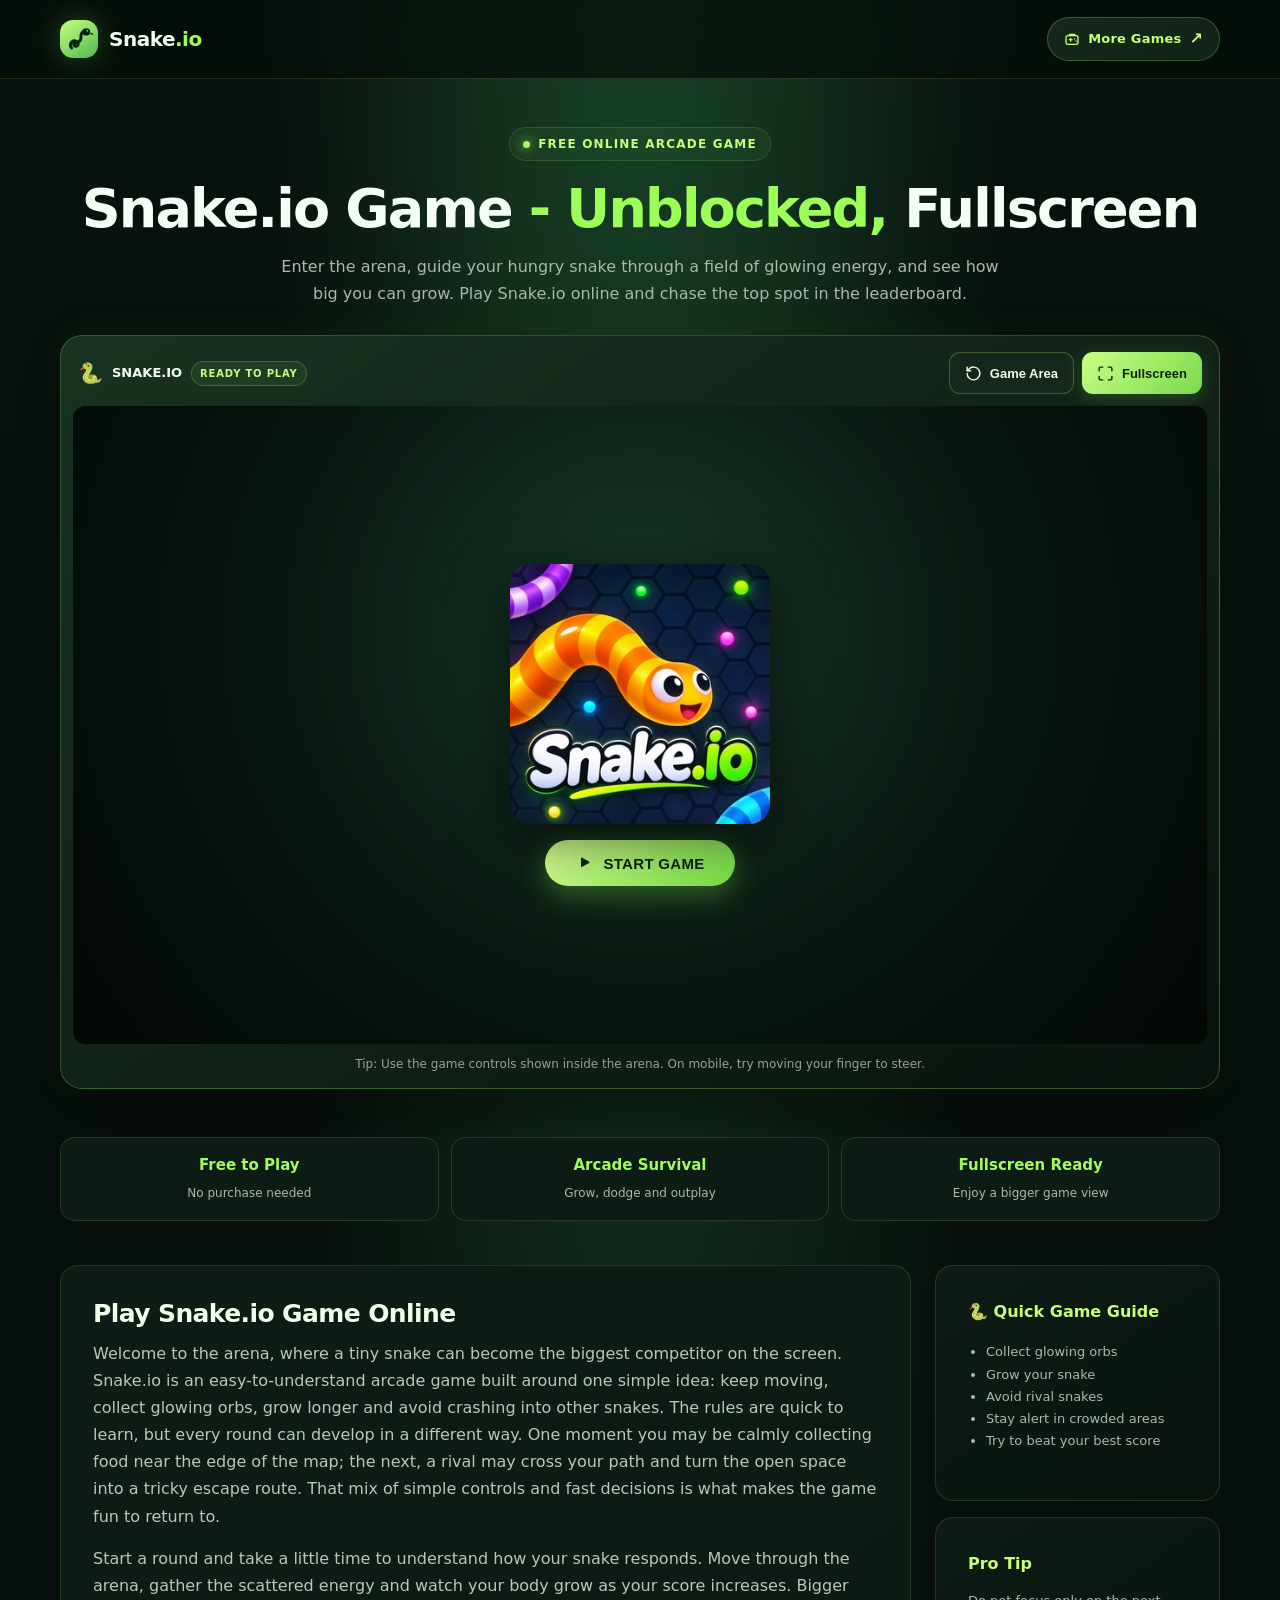
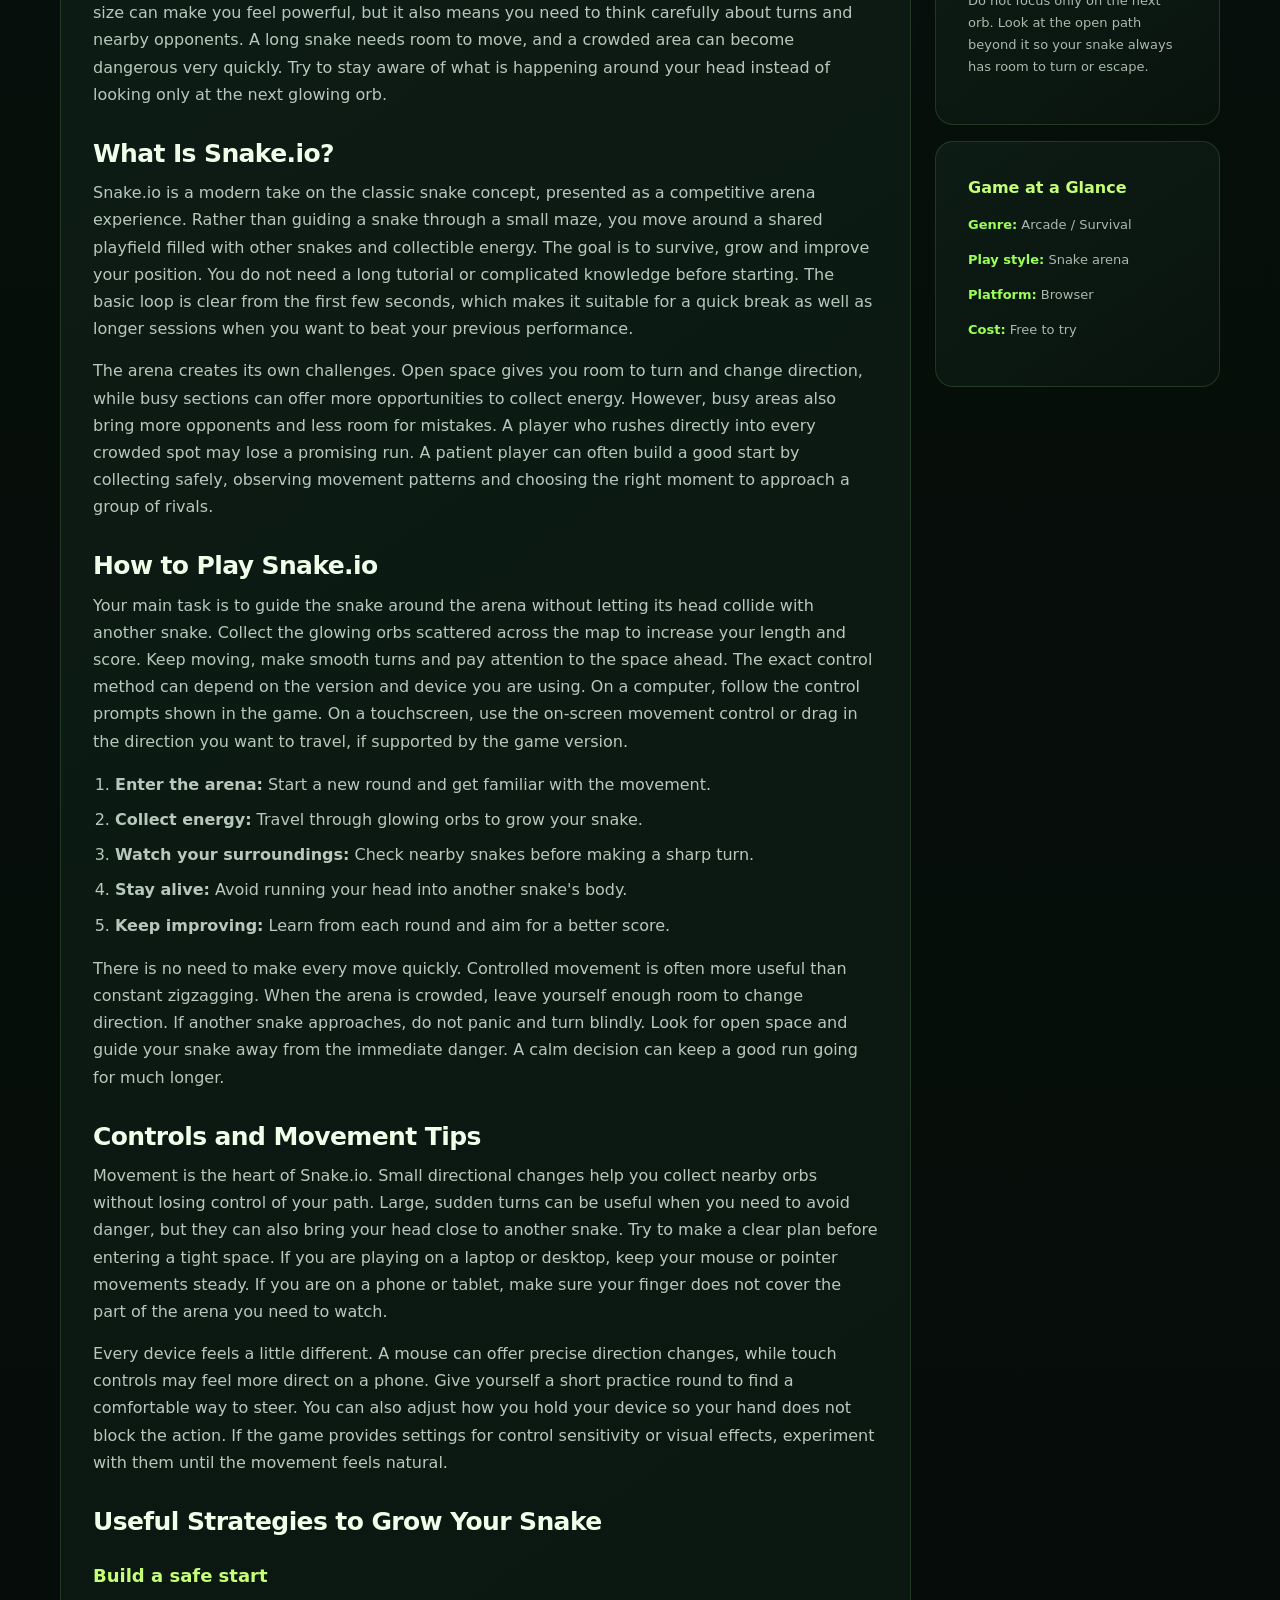
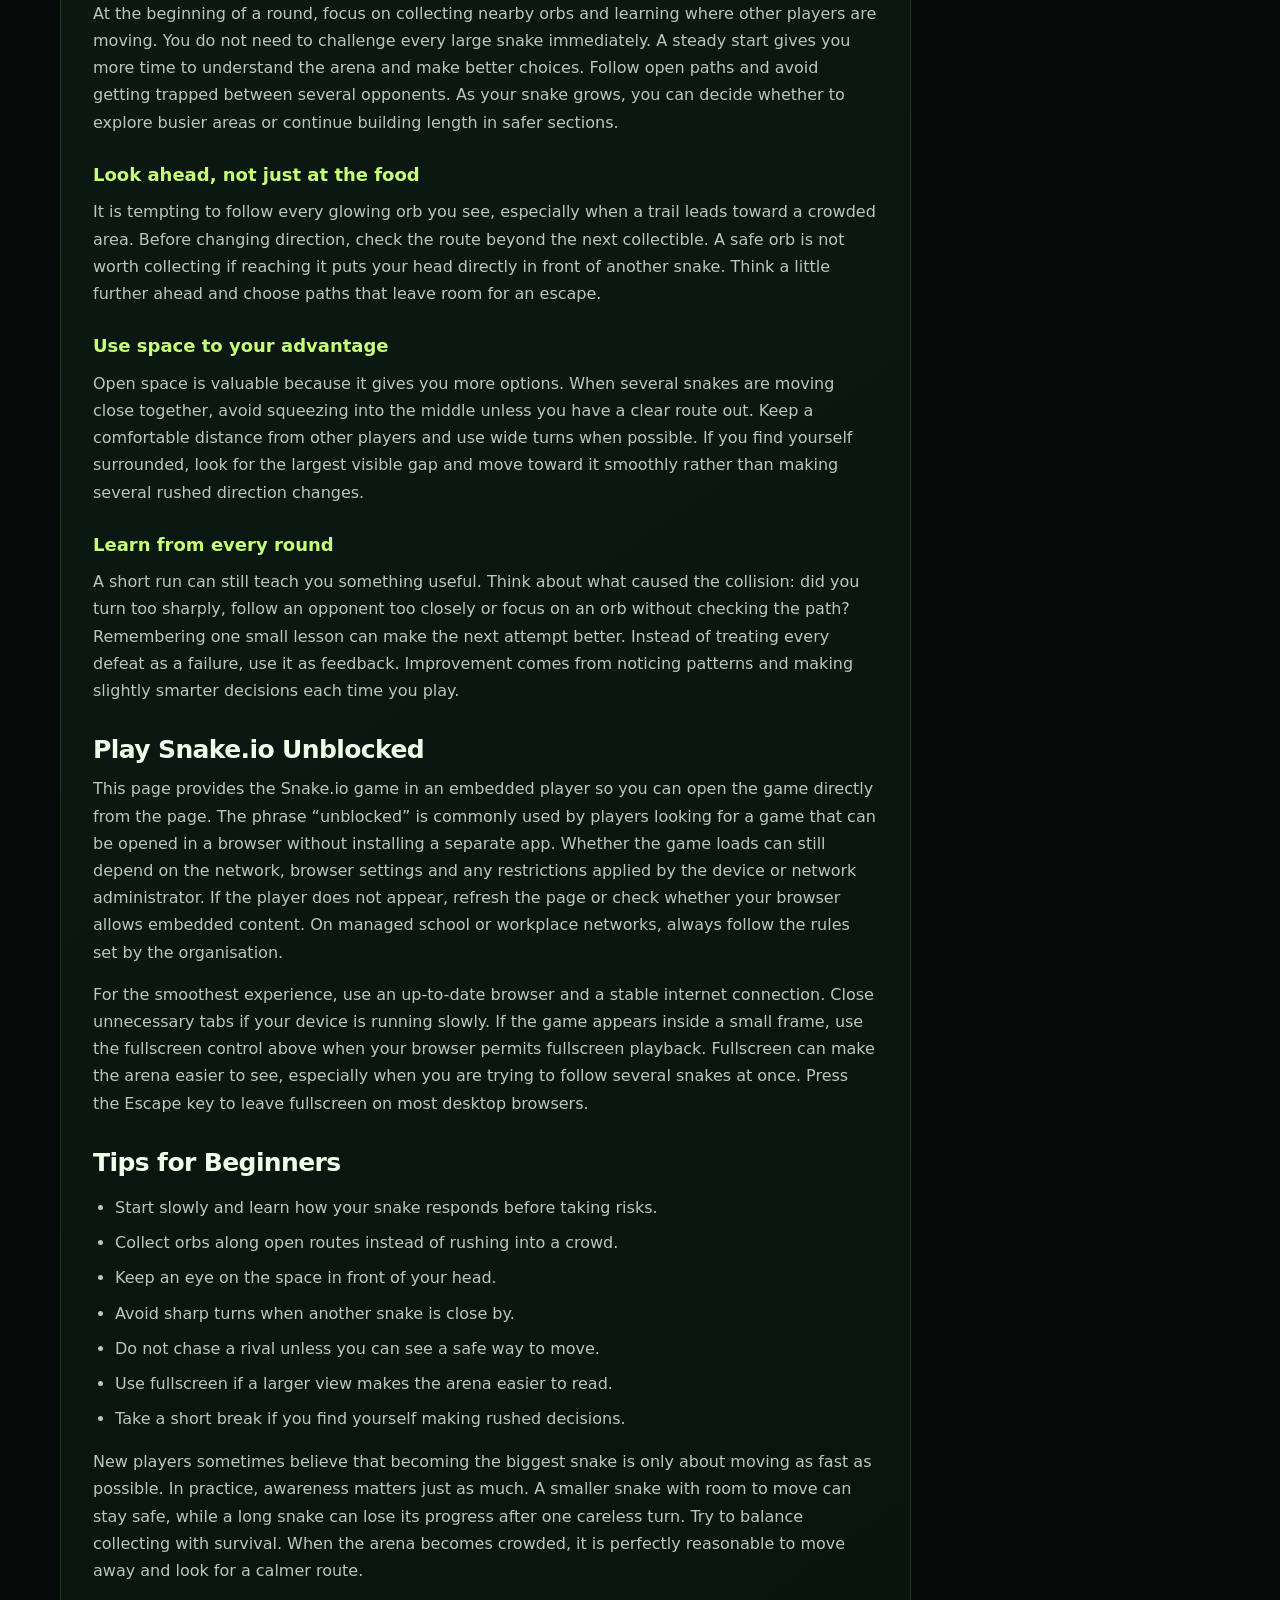
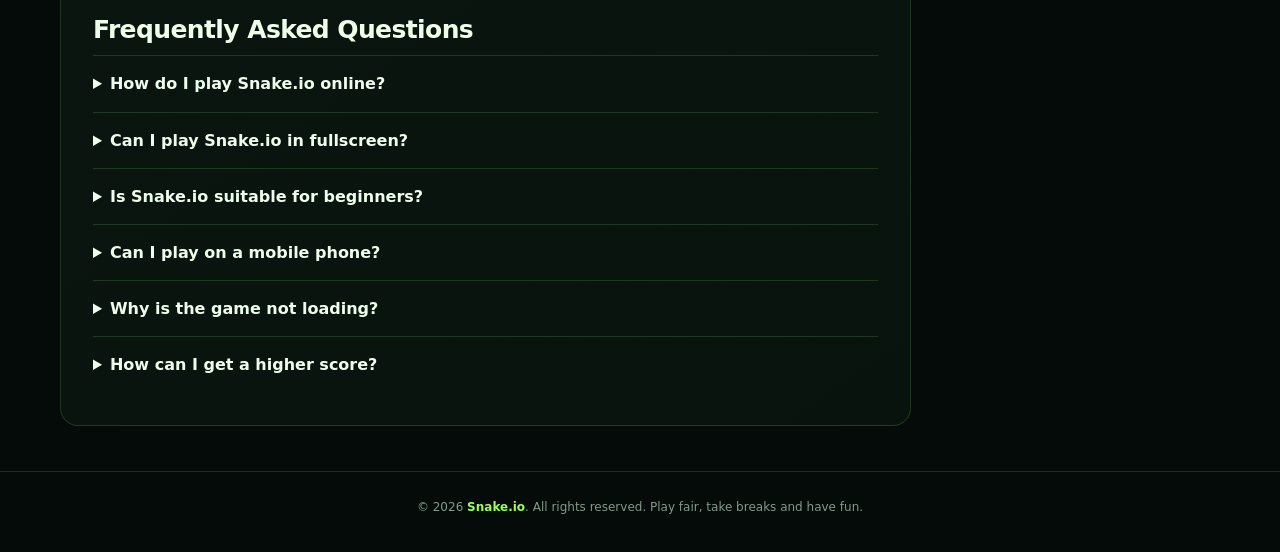
<file: index.html>
<!DOCTYPE html>
<html lang="en">
<head>
<meta charset="UTF-8">
<meta name="viewport" content="width=device-width, initial-scale=1.0">
<title>Snake.io Game - Unblocked, Fullscreen</title>
<meta name="description" content="Play Snake.io Game Unblocked online for free. Control your snake, collect glowing orbs, outsmart rivals, grow longer and enjoy the fullscreen multiplayer arena.">
<meta name="keywords" content="Snake.io game, Snake.io unblocked, play Snake.io online, snake game fullscreen, free snake game">
<meta name="robots" content="index, follow">
<meta property="og:title" content="Snake.io Game - Unblocked, Fullscreen">
<meta property="og:description" content="Grow your snake, collect glowing orbs and compete to become the biggest snake in the arena. Play free in fullscreen.">
<meta property="og:type" content="website">
<style>
:root{--bg:#07110d;--panel:#0d1c15;--panel2:#10251a;--green:#9cff57;--lime:#c5ff75;--muted:#a8b9ad;--line:rgba(173,255,126,.14);--white:#f4fff5}
*{box-sizing:border-box}html{scroll-behavior:smooth}body{margin:0;background:radial-gradient(ellipse at 50% -15%,#1b492b 0,transparent 42%),linear-gradient(180deg,#07110d,#050b08 75%);color:var(--white);font-family:Inter,ui-sans-serif,system-ui,-apple-system,BlinkMacSystemFont,"Segoe UI",sans-serif;line-height:1.7}a{color:var(--lime);text-decoration:none}.wrap{width:min(1160px,calc(100% - 32px));margin:auto}.topbar{padding:17px 0;border-bottom:1px solid var(--line);background:rgba(5,14,9,.72);backdrop-filter:blur(12px)}.topbar-inner{display:flex;align-items:center;justify-content:space-between;gap:16px}.top-nav{display:flex;align-items:center;gap:10px}.more-games{display:inline-flex;align-items:center;justify-content:center;gap:8px;padding:10px 16px;border:1px solid #aaff6940;border-radius:999px;background:linear-gradient(135deg,#14291b,#102319);color:var(--lime);font-size:13px;font-weight:800;letter-spacing:.2px;white-space:nowrap;transition:transform .2s,border-color .2s,background .2s}.more-games:hover{transform:translateY(-2px);border-color:var(--green);background:#1b3822}.more-games svg{width:16px;height:16px;flex:0 0 16px}.more-games .arrow{font-size:16px;line-height:1}.brand{display:flex;align-items:center;gap:11px;font-weight:900;letter-spacing:-.5px;font-size:20px}.brandmark{width:38px;height:38px;flex:0 0 38px;border-radius:13px;background:linear-gradient(145deg,#caff83,#4cba4e);display:grid;place-items:center;color:#09200e;box-shadow:0 0 26px #8dff5740}.brandmark svg{width:27px;height:27px;display:block;overflow:visible}.brand span:last-child{color:var(--green)}.hero{text-align:center;padding:48px 0 28px}.eyebrow{display:inline-flex;align-items:center;gap:8px;border:1px solid var(--line);border-radius:99px;padding:6px 13px;color:var(--lime);font-size:12px;font-weight:800;letter-spacing:1.2px;text-transform:uppercase;background:#9cff570d}.dot{width:7px;height:7px;border-radius:50%;background:var(--green);box-shadow:0 0 12px var(--green)}h1{font-size:clamp(31px,5vw,54px);line-height:1.12;letter-spacing:-1.8px;margin:18px 0 13px}.hero p{max-width:720px;margin:0 auto;color:var(--muted);font-size:16px}.accent{color:var(--green)}.game-shell{margin:28px auto 0;padding:12px;border:1px solid rgba(174,255,126,.23);border-radius:22px;background:linear-gradient(145deg,#183322,#09130d);box-shadow:0 22px 70px #0009,0 0 40px #85ff3712}.game-head{display:flex;align-items:center;justify-content:space-between;gap:12px;padding:4px 5px 12px}.game-label{display:flex;align-items:center;gap:9px;font-size:13px;font-weight:800}.live{font-size:10px;color:#bfff88;border:1px solid #9cff5740;background:#9cff5712;padding:3px 8px;border-radius:99px;letter-spacing:.8px}.game-actions{display:flex;gap:8px;flex-wrap:wrap}.btn{display:inline-flex;align-items:center;justify-content:center;gap:8px;min-height:42px;white-space:nowrap;border:1px solid #aaff6940;background:#14291b;color:#efffea;padding:10px 15px;border-radius:11px;font-weight:800;font-size:13px;line-height:1.2;cursor:pointer;transition:.2s}.btn svg{width:17px;height:17px;flex:0 0 17px;display:block}.btn span{display:inline-block}.btn:hover{transform:translateY(-2px);border-color:var(--green);background:#1b3822}.btn.primary{background:linear-gradient(135deg,#caff83,#79d94d);color:#10200e;border:0;box-shadow:0 5px 20px #9cff5730}.frame-wrap{position:relative;overflow:hidden;border-radius:13px;background:#030805;aspect-ratio:16/9;min-height:350px}.frame-wrap iframe{width:100%;height:100%;min-height:350px;border:0;display:block}.game-note{text-align:center;color:#8fa596;font-size:12px;padding:10px 4px 1px}.quickfacts{display:grid;grid-template-columns:repeat(3,1fr);gap:12px;margin:20px 0 44px}.fact{background:#0c1b13;border:1px solid var(--line);border-radius:15px;padding:15px;text-align:center}.fact strong{display:block;color:var(--green);font-size:15px}.fact span{font-size:12px;color:var(--muted)}.content{display:grid;grid-template-columns:minmax(0,1fr) 285px;gap:24px;align-items:start}.article,.sidebox{background:linear-gradient(145deg,#0d1c15,#09130e);border:1px solid var(--line);border-radius:18px;padding:clamp(20px,3vw,32px)}.article h2{font-size:25px;line-height:1.25;letter-spacing:-.6px;margin:30px 0 10px;color:#efffea}.article h2:first-child{margin-top:0}.article h3{font-size:18px;color:var(--lime);margin:24px 0 8px}.article p{color:#b8c8bc;margin:0 0 15px}.article ul,.article ol{color:#b8c8bc;padding-left:22px}.article li{margin:8px 0}.sidebox{position:sticky;top:18px;margin-bottom:16px}.sidebox h3{margin:0 0 12px;color:var(--lime);font-size:16px}.sidebox p,.sidebox li{font-size:13px;color:var(--muted)}.sidebox ul{padding-left:18px}.tip{border-left:3px solid var(--green);padding:13px 15px;background:#9cff570c;border-radius:0 10px 10px 0;color:#c5d6c8;margin:20px 0}.faq details{border-top:1px solid var(--line);padding:14px 0}.faq summary{cursor:pointer;font-weight:800;color:#edffec}.faq details p{margin:10px 0 0}.footer{border-top:1px solid var(--line);margin-top:45px;padding:25px 0 35px;text-align:center;color:#84988b;font-size:12px}.footer strong{color:var(--green)}
@media(max-width:850px){.content{grid-template-columns:1fr}.sidebox{position:static}.frame-wrap,.frame-wrap iframe{min-height:320px}}
@media(max-width:560px){.wrap{width:min(100% - 20px,1160px)}.topbar{padding:12px 0}.brand{font-size:18px;gap:8px}.brandmark{width:36px;height:36px;flex-basis:36px}.more-games{padding:9px 11px;font-size:12px;gap:5px}.more-games svg{width:14px;height:14px;flex-basis:14px}.hero{padding:35px 0 18px}.hero p{font-size:14px}.game-shell{padding:8px;border-radius:16px;margin-top:20px}.game-head{align-items:flex-start;flex-direction:column}.game-actions{width:100%;display:grid;grid-template-columns:minmax(0,1fr) minmax(0,1fr);gap:8px}.btn{width:100%;min-width:0;flex:initial;padding:10px 8px;font-size:12px;gap:6px}.btn svg{width:16px;height:16px;flex-basis:16px}.frame-wrap{aspect-ratio:4/5;min-height:430px}.frame-wrap iframe{min-height:430px}.quickfacts{gap:7px;margin-bottom:25px}.fact{padding:11px 5px}.fact strong{font-size:12px}.fact span{font-size:10px}.article{padding:19px}.article h2{font-size:22px}}

.frame-wrap{position:relative}
.frame-wrap iframe{display:none}
.frame-wrap.is-playing iframe{display:block}
.game-splash{position:absolute;inset:0;z-index:2;display:flex;flex-direction:column;align-items:center;justify-content:center;gap:16px;padding:24px;text-align:center;background:radial-gradient(circle at 50% 35%,#173b2a 0,#07130d 58%,#030805 100%)}
.game-splash[hidden]{display:none}
.splash-logo{display:block;width:clamp(170px,32vw,260px);height:auto;max-height:calc(100% - 78px);object-fit:contain;border-radius:20px;filter:drop-shadow(0 12px 28px #0009)}
.start-game-btn{display:inline-flex;align-items:center;justify-content:center;gap:10px;min-width:190px;padding:14px 28px;border:0;border-radius:999px;background:linear-gradient(135deg,#d4ff91,#75dc43);color:#10200e;font-size:15px;font-weight:900;letter-spacing:.3px;cursor:pointer;box-shadow:0 8px 28px #8dff5750;transition:transform .2s,box-shadow .2s}
.start-game-btn:hover{transform:translateY(-2px);box-shadow:0 12px 34px #8dff5770}
.start-game-btn:focus-visible{outline:3px solid #fff;outline-offset:4px}
.start-game-btn svg{width:18px;height:18px;flex:0 0 18px}
@media(max-width:560px){.game-splash{gap:13px;padding:18px}.splash-logo{width:min(62vw,230px);max-height:calc(100% - 72px)}.start-game-btn{min-width:174px;padding:12px 22px;font-size:14px}}

</style>

<script async src="https://www.googletagmanager.com/gtm.js?id=GTM-WTN2LJMM"></script>
<script>
  window.dataLayer = window.dataLayer || [];
  function gtag(){dataLayer.push(arguments);}
  gtag('js', new Date());
</script>
<link rel="icon" type="image/png" sizes="64x64" href="[data-uri]">
<link rel="apple-touch-icon" href="[data-uri]">
</head>
<body>
<header class="topbar"><div class="wrap topbar-inner"><div class="brand"><div class="brandmark" aria-hidden="true">
<svg viewBox="0 0 48 48" fill="none" xmlns="http://www.w3.org/2000/svg">
  <!-- Upright snake: one continuous rising body -->
  <path d="M10 39
           C6.5 35.5 7.2 30.2 11.2 27.5
           C14.6 25.2 19.3 26.2 21.1 29.6
           C22.8 32.7 20.8 36.1 17.6 36.2
           C14.8 36.3 13.2 33.7 14.4 31.6
           C16.1 28.7 21.8 29.4 24.6 26.5
           C28.4 22.6 25.4 17.7 27.4 13.5
           C28.4 11.3 30.1 9.8 32.6 9.1"
        stroke="#09200e" stroke-width="5.3" stroke-linecap="round" stroke-linejoin="round"/>
  <!-- Raised upright head, joined directly to the neck -->
  <path d="M29.2 8.8
           C29.2 6.2 31.3 4.3 34 4.3
           H38.1
           C40.8 4.3 42.8 6.4 42.8 9
           V12.1
           C42.8 14.7 40.7 16.7 38.1 16.7
           H33.8
           C31.2 16.7 29.2 14.6 29.2 12V8.8Z"
        fill="#09200e"/>
  <!-- Eye and forked tongue -->
  <circle cx="38.1" cy="8.4" r="1.35" fill="#caff83"/>
  <path d="M42.4 12.7L46.1 14.1M46.1 14.1L47.3 12.8M46.1 14.1L47.1 15.6"
        stroke="#09200e" stroke-width="1.65" stroke-linecap="round" stroke-linejoin="round"/>
</svg></div><div>Snake<span>.io</span></div></div><nav class="top-nav" aria-label="More games"><a class="more-games" href="https://tweeeks.com/games" target="_blank" rel="noopener noreferrer"><svg viewBox="0 0 24 24" fill="none" stroke="currentColor" stroke-width="2" stroke-linecap="round" stroke-linejoin="round" aria-hidden="true"><rect x="3" y="7" width="18" height="13" rx="3"/><path d="M8 7V5h8v2M8 13h4M10 11v4M16 12h.01M18 15h.01"/></svg><span>More Games</span><span class="arrow" aria-hidden="true">↗</span></a></nav></div></header>
<main class="wrap">
<section class="hero">
<div class="eyebrow"><span class="dot"></span> Free online arcade game</div>
<h1>Snake.io Game <span class="accent">- Unblocked,</span> Fullscreen</h1>
<p>Enter the arena, guide your hungry snake through a field of glowing energy, and see how big you can grow. Play Snake.io online and chase the top spot in the leaderboard.</p>
<div class="game-shell" id="game">
 <div class="game-head"><div class="game-label"><span style="font-size:20px">🐍</span> SNAKE.IO <span class="live">READY TO PLAY</span></div><div class="game-actions"><button class="btn" onclick="document.getElementById('game').scrollIntoView({behavior:'smooth'})"><svg viewBox="0 0 24 24" fill="none" stroke="currentColor" stroke-width="2" stroke-linecap="round" stroke-linejoin="round" aria-hidden="true"><path d="M3 12a9 9 0 1 0 2.6-6.4L3 8"/><path d="M3 3v5h5"/></svg><span>Game Area</span></button><button class="btn primary" id="fullscreenBtn" onclick="goFullscreen()"><svg viewBox="0 0 24 24" fill="none" stroke="currentColor" stroke-width="2" stroke-linecap="round" stroke-linejoin="round" aria-hidden="true"><path d="M8 3H5a2 2 0 0 0-2 2v3M16 3h3a2 2 0 0 1 2 2v3M21 16v3a2 2 0 0 1-2 2h-3M3 16v3a2 2 0 0 0 2 2h3"/></svg><span>Fullscreen</span></button></div></div>
 <div class="frame-wrap" id="frameWrap">
  <div class="game-splash" id="gameSplash">
    <img class="splash-logo" src="[data-uri]" alt="Snake.io game character logo" width="300" height="300">
    <button class="start-game-btn" id="startGameBtn" type="button" onclick="startGame()">
      <svg viewBox="0 0 24 24" fill="currentColor" aria-hidden="true"><path d="M8 5.8c0-.8.9-1.3 1.6-.9l9.1 5.2c.7.4.7 1.4 0 1.8l-9.1 5.2c-.7.4-1.6-.1-1.6-.9V5.8Z"/></svg>
      <span>START GAME</span>
    </button>
  </div>
  <iframe id="gameFrame" data-src="https://snakeio-unblocked.github.io/embed/snakeio.html" title="Snake.io Game" allow="fullscreen; autoplay; gamepad" allowfullscreen loading="lazy" referrerpolicy="strict-origin-when-cross-origin"></iframe>
</div>
 <div class="game-note">Tip: Use the game controls shown inside the arena. On mobile, try moving your finger to steer.</div>
</div>
</section>
<div class="quickfacts"><div class="fact"><strong>Free to Play</strong><span>No purchase needed</span></div><div class="fact"><strong>Arcade Survival</strong><span>Grow, dodge and outplay</span></div><div class="fact"><strong>Fullscreen Ready</strong><span>Enjoy a bigger game view</span></div></div>
<div class="content">
<article class="article">
<h2>Play Snake.io Game Online</h2>
<p>Welcome to the arena, where a tiny snake can become the biggest competitor on the screen. Snake.io is an easy-to-understand arcade game built around one simple idea: keep moving, collect glowing orbs, grow longer and avoid crashing into other snakes. The rules are quick to learn, but every round can develop in a different way. One moment you may be calmly collecting food near the edge of the map; the next, a rival may cross your path and turn the open space into a tricky escape route. That mix of simple controls and fast decisions is what makes the game fun to return to.</p>
<p>Start a round and take a little time to understand how your snake responds. Move through the arena, gather the scattered energy and watch your body grow as your score increases. Bigger size can make you feel powerful, but it also means you need to think carefully about turns and nearby opponents. A long snake needs room to move, and a crowded area can become dangerous very quickly. Try to stay aware of what is happening around your head instead of looking only at the next glowing orb.</p>
<h2>What Is Snake.io?</h2>
<p>Snake.io is a modern take on the classic snake concept, presented as a competitive arena experience. Rather than guiding a snake through a small maze, you move around a shared playfield filled with other snakes and collectible energy. The goal is to survive, grow and improve your position. You do not need a long tutorial or complicated knowledge before starting. The basic loop is clear from the first few seconds, which makes it suitable for a quick break as well as longer sessions when you want to beat your previous performance.</p>
<p>The arena creates its own challenges. Open space gives you room to turn and change direction, while busy sections can offer more opportunities to collect energy. However, busy areas also bring more opponents and less room for mistakes. A player who rushes directly into every crowded spot may lose a promising run. A patient player can often build a good start by collecting safely, observing movement patterns and choosing the right moment to approach a group of rivals.</p>
<h2>How to Play Snake.io</h2>
<p>Your main task is to guide the snake around the arena without letting its head collide with another snake. Collect the glowing orbs scattered across the map to increase your length and score. Keep moving, make smooth turns and pay attention to the space ahead. The exact control method can depend on the version and device you are using. On a computer, follow the control prompts shown in the game. On a touchscreen, use the on-screen movement control or drag in the direction you want to travel, if supported by the game version.</p>
<ol><li><strong>Enter the arena:</strong> Start a new round and get familiar with the movement.</li><li><strong>Collect energy:</strong> Travel through glowing orbs to grow your snake.</li><li><strong>Watch your surroundings:</strong> Check nearby snakes before making a sharp turn.</li><li><strong>Stay alive:</strong> Avoid running your head into another snake's body.</li><li><strong>Keep improving:</strong> Learn from each round and aim for a better score.</li></ol>
<p>There is no need to make every move quickly. Controlled movement is often more useful than constant zigzagging. When the arena is crowded, leave yourself enough room to change direction. If another snake approaches, do not panic and turn blindly. Look for open space and guide your snake away from the immediate danger. A calm decision can keep a good run going for much longer.</p>
<h2>Controls and Movement Tips</h2>
<p>Movement is the heart of Snake.io. Small directional changes help you collect nearby orbs without losing control of your path. Large, sudden turns can be useful when you need to avoid danger, but they can also bring your head close to another snake. Try to make a clear plan before entering a tight space. If you are playing on a laptop or desktop, keep your mouse or pointer movements steady. If you are on a phone or tablet, make sure your finger does not cover the part of the arena you need to watch.</p>
<p>Every device feels a little different. A mouse can offer precise direction changes, while touch controls may feel more direct on a phone. Give yourself a short practice round to find a comfortable way to steer. You can also adjust how you hold your device so your hand does not block the action. If the game provides settings for control sensitivity or visual effects, experiment with them until the movement feels natural.</p>
<h2>Useful Strategies to Grow Your Snake</h2>
<h3>Build a safe start</h3>
<p>At the beginning of a round, focus on collecting nearby orbs and learning where other players are moving. You do not need to challenge every large snake immediately. A steady start gives you more time to understand the arena and make better choices. Follow open paths and avoid getting trapped between several opponents. As your snake grows, you can decide whether to explore busier areas or continue building length in safer sections.</p>
<h3>Look ahead, not just at the food</h3>
<p>It is tempting to follow every glowing orb you see, especially when a trail leads toward a crowded area. Before changing direction, check the route beyond the next collectible. A safe orb is not worth collecting if reaching it puts your head directly in front of another snake. Think a little further ahead and choose paths that leave room for an escape.</p>
<h3>Use space to your advantage</h3>
<p>Open space is valuable because it gives you more options. When several snakes are moving close together, avoid squeezing into the middle unless you have a clear route out. Keep a comfortable distance from other players and use wide turns when possible. If you find yourself surrounded, look for the largest visible gap and move toward it smoothly rather than making several rushed direction changes.</p>
<h3>Learn from every round</h3>
<p>A short run can still teach you something useful. Think about what caused the collision: did you turn too sharply, follow an opponent too closely or focus on an orb without checking the path? Remembering one small lesson can make the next attempt better. Instead of treating every defeat as a failure, use it as feedback. Improvement comes from noticing patterns and making slightly smarter decisions each time you play.</p>
<h2>Play Snake.io Unblocked</h2>
<p>This page provides the Snake.io game in an embedded player so you can open the game directly from the page. The phrase “unblocked” is commonly used by players looking for a game that can be opened in a browser without installing a separate app. Whether the game loads can still depend on the network, browser settings and any restrictions applied by the device or network administrator. If the player does not appear, refresh the page or check whether your browser allows embedded content. On managed school or workplace networks, always follow the rules set by the organisation.</p>
<p>For the smoothest experience, use an up-to-date browser and a stable internet connection. Close unnecessary tabs if your device is running slowly. If the game appears inside a small frame, use the fullscreen control above when your browser permits fullscreen playback. Fullscreen can make the arena easier to see, especially when you are trying to follow several snakes at once. Press the Escape key to leave fullscreen on most desktop browsers.</p>
<h2>Tips for Beginners</h2>
<ul><li>Start slowly and learn how your snake responds before taking risks.</li><li>Collect orbs along open routes instead of rushing into a crowd.</li><li>Keep an eye on the space in front of your head.</li><li>Avoid sharp turns when another snake is close by.</li><li>Do not chase a rival unless you can see a safe way to move.</li><li>Use fullscreen if a larger view makes the arena easier to read.</li><li>Take a short break if you find yourself making rushed decisions.</li></ul>
<p>New players sometimes believe that becoming the biggest snake is only about moving as fast as possible. In practice, awareness matters just as much. A smaller snake with room to move can stay safe, while a long snake can lose its progress after one careless turn. Try to balance collecting with survival. When the arena becomes crowded, it is perfectly reasonable to move away and look for a calmer route.</p>
<h2>Frequently Asked Questions</h2>
<div class="faq">
<details><summary>How do I play Snake.io online?</summary><p>Press start inside the game frame, then guide your snake around the arena. Collect glowing orbs to grow and avoid colliding with other snakes.</p></details>
<details><summary>Can I play Snake.io in fullscreen?</summary><p>Yes. Use the Fullscreen button above the game. Fullscreen support depends on your browser and device, and you can usually press Escape to exit on desktop.</p></details>
<details><summary>Is Snake.io suitable for beginners?</summary><p>The basic objective is simple to understand, making it approachable for new players. Staying alive for longer takes practice, observation and careful movement.</p></details>
<details><summary>Can I play on a mobile phone?</summary><p>You can try the embedded game on a mobile browser. Touch support and layout depend on the game version and your device. Rotate to landscape if that gives you a more comfortable view.</p></details>
<details><summary>Why is the game not loading?</summary><p>Check your internet connection, refresh the page and make sure your browser allows embedded content. The external game host may also be temporarily unavailable or restricted on your network.</p></details>
<details><summary>How can I get a higher score?</summary><p>Collect orbs consistently, avoid crowded paths when you are vulnerable and look ahead before turning. Learning from each round is more useful than rushing into risky situations.</p></details>
</div>
</article>
<aside>
<div class="sidebox"><h3>🐍 Quick Game Guide</h3><ul><li>Collect glowing orbs</li><li>Grow your snake</li><li>Avoid rival snakes</li><li>Stay alert in crowded areas</li><li>Try to beat your best score</li></ul></div>
<div class="sidebox"><h3>Pro Tip</h3><p>Do not focus only on the next orb. Look at the open path beyond it so your snake always has room to turn or escape.</p></div>
<div class="sidebox"><h3>Game at a Glance</h3><p><strong class="accent">Genre:</strong> Arcade / Survival</p><p><strong class="accent">Play style:</strong> Snake arena</p><p><strong class="accent">Platform:</strong> Browser</p><p><strong class="accent">Cost:</strong> Free to try</p></div>
</aside>
</div>
</main>
<footer class="footer"><div class="wrap">© 2026 <strong>Snake.io</strong>. All rights reserved. Play fair, take breaks and have fun.</div></footer>
<script>
function startGame(){
  const frame=document.getElementById('gameFrame');
  const wrap=document.getElementById('frameWrap');
  const splash=document.getElementById('gameSplash');
  const startButton=document.getElementById('startGameBtn');
  if(!frame.src) frame.src=frame.dataset.src;
  wrap.classList.add('is-playing');
  splash.hidden=true;
  const liveLabel=document.querySelector('.game-label .live');
  if(liveLabel) liveLabel.textContent='GAME LOADING';
  frame.addEventListener('load',function(){
    if(liveLabel) liveLabel.textContent='LIVE';
  },{once:true});
}
function goFullscreen(){const frame=document.getElementById('gameFrame');const wrap=document.getElementById('frameWrap');const target=frame||wrap;if(target.requestFullscreen){target.requestFullscreen().catch(()=>wrap.requestFullscreen&&wrap.requestFullscreen().catch(()=>{}));}else if(target.webkitRequestFullscreen){target.webkitRequestFullscreen();}else if(wrap.webkitRequestFullscreen){wrap.webkitRequestFullscreen();}}
</script>
</body>
</html>
</file>
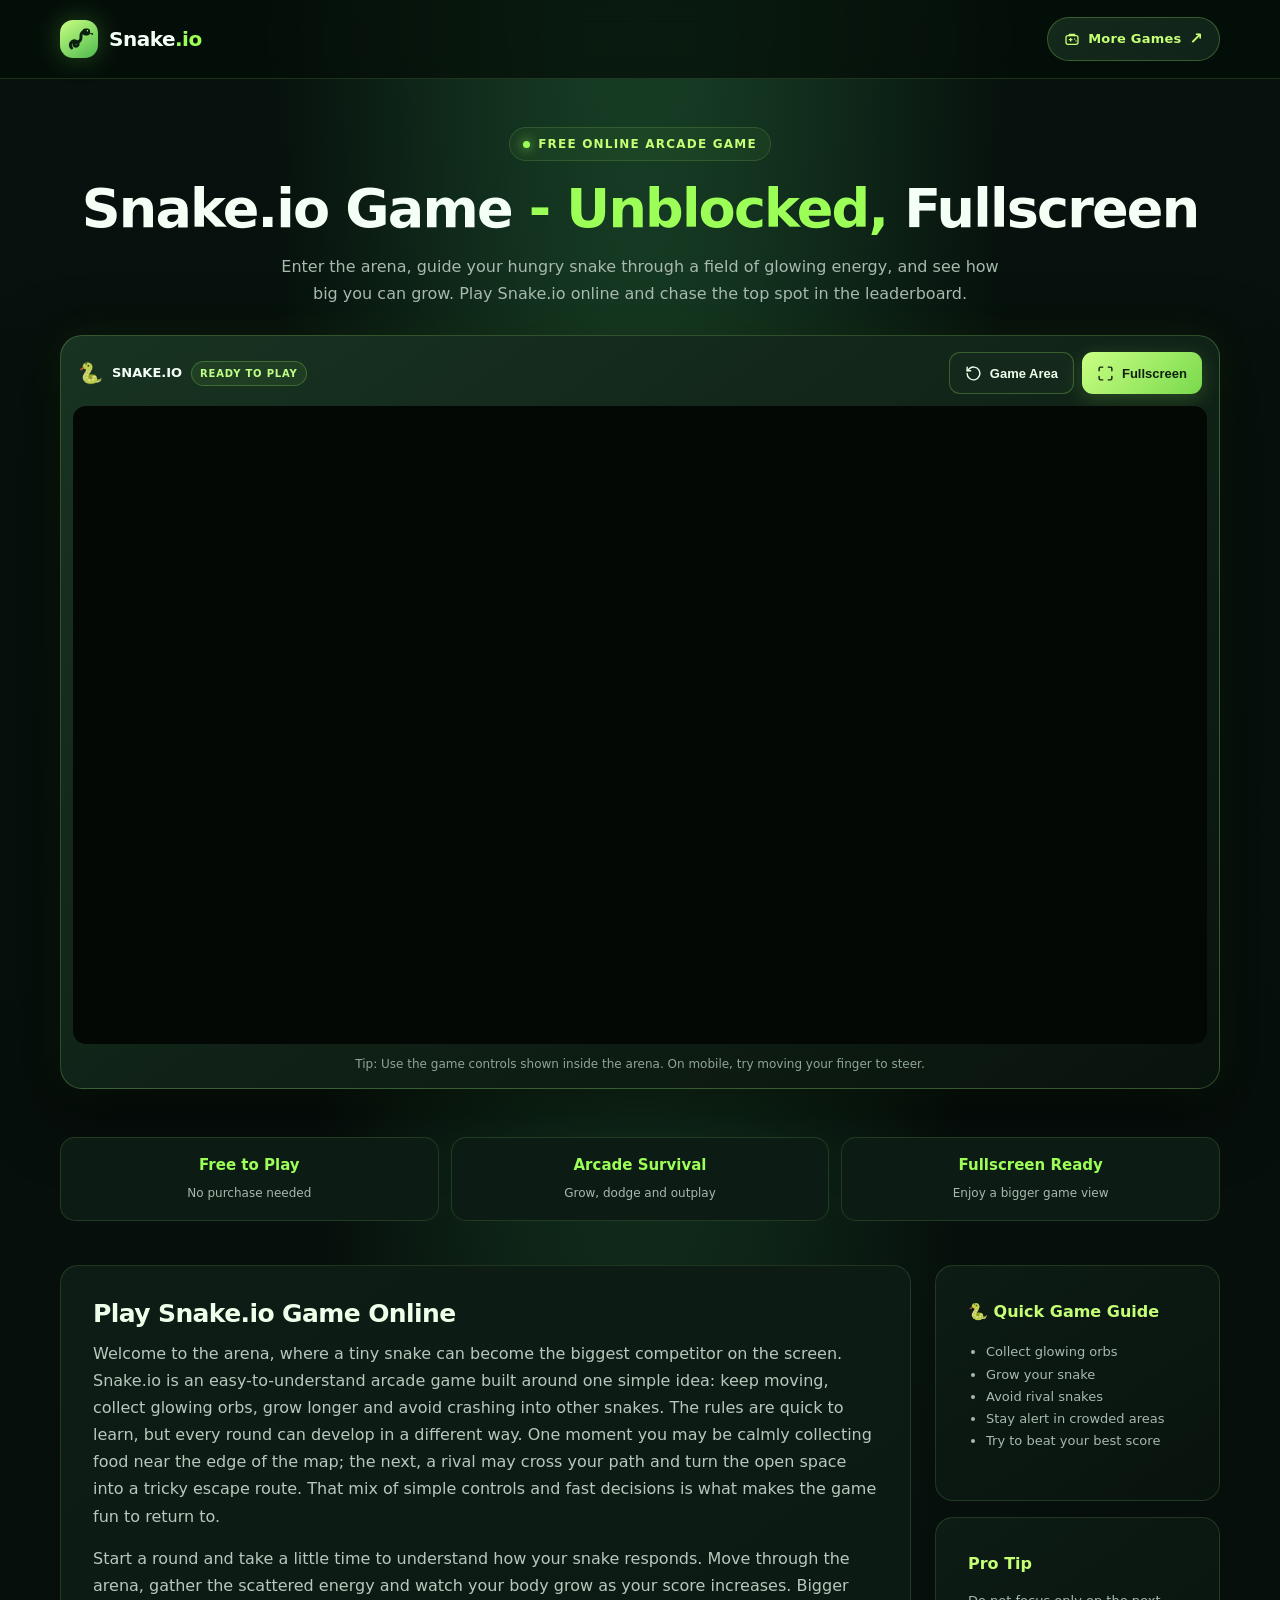
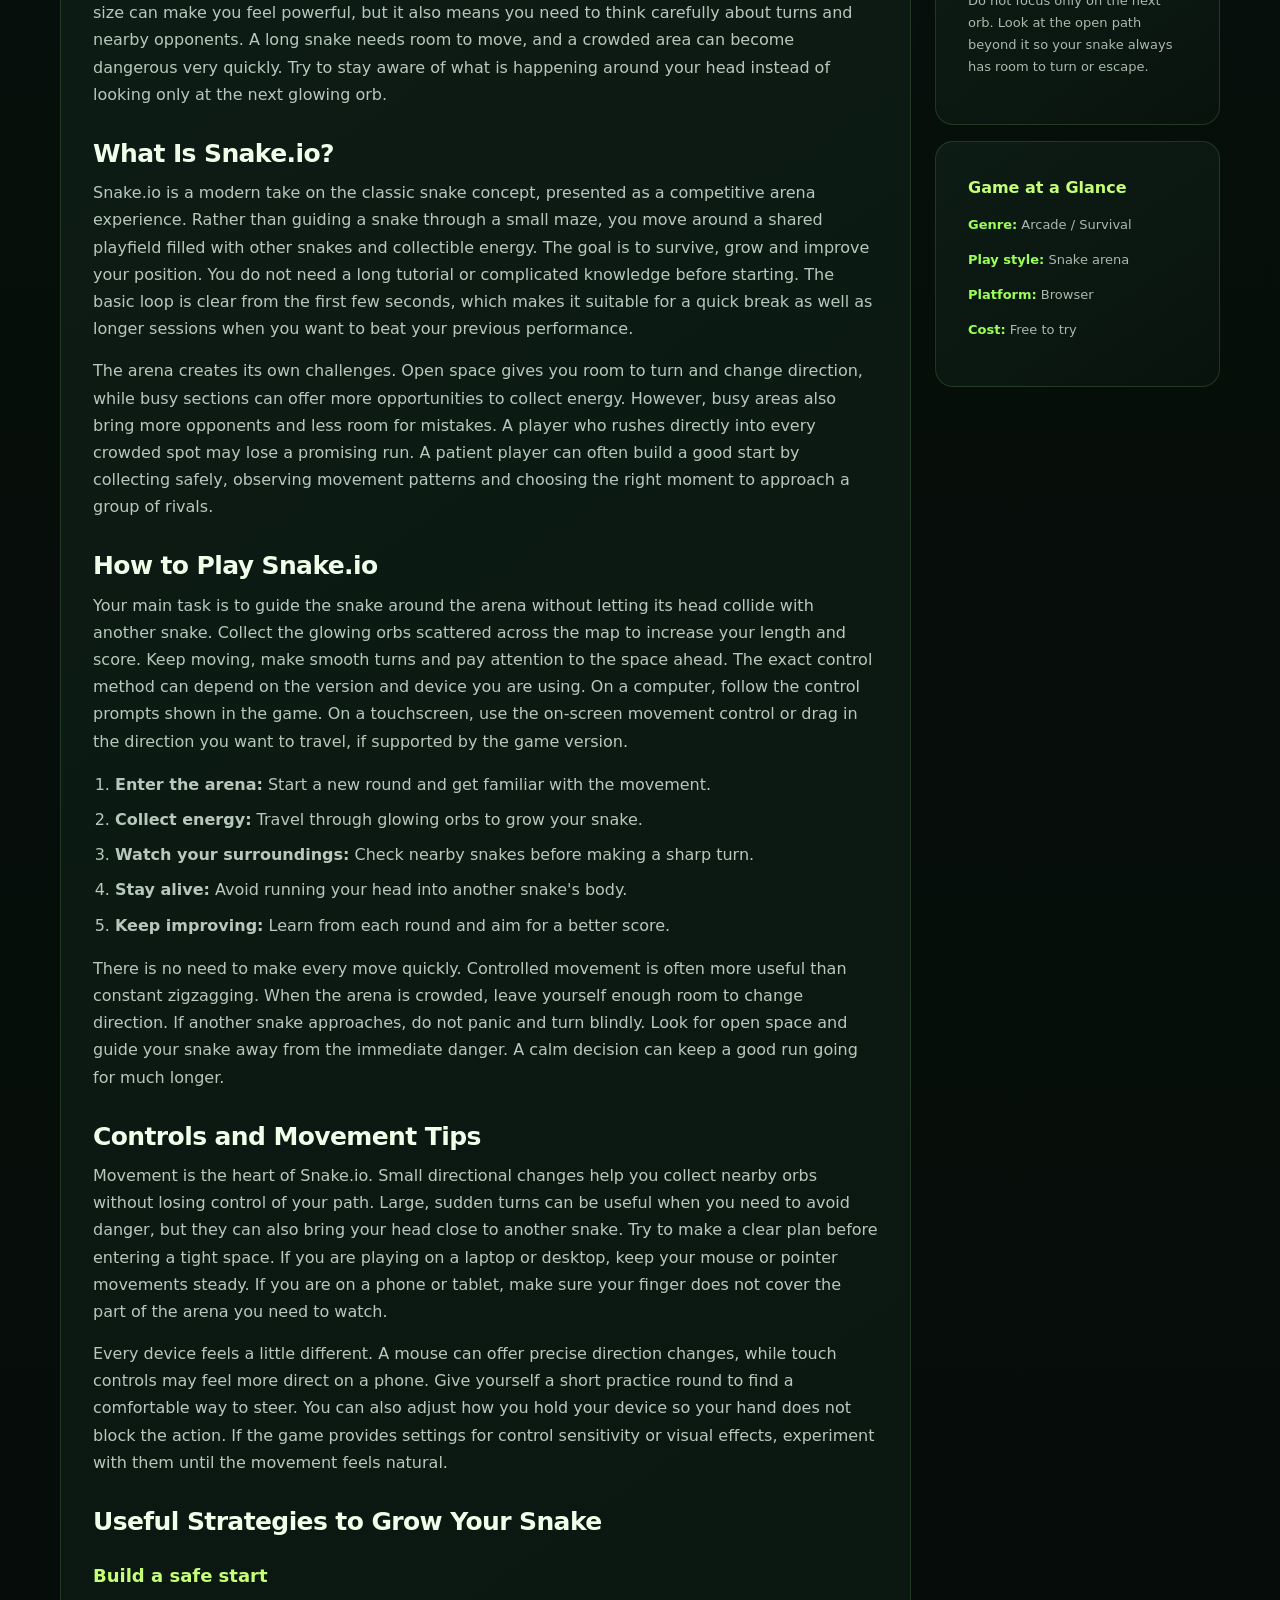
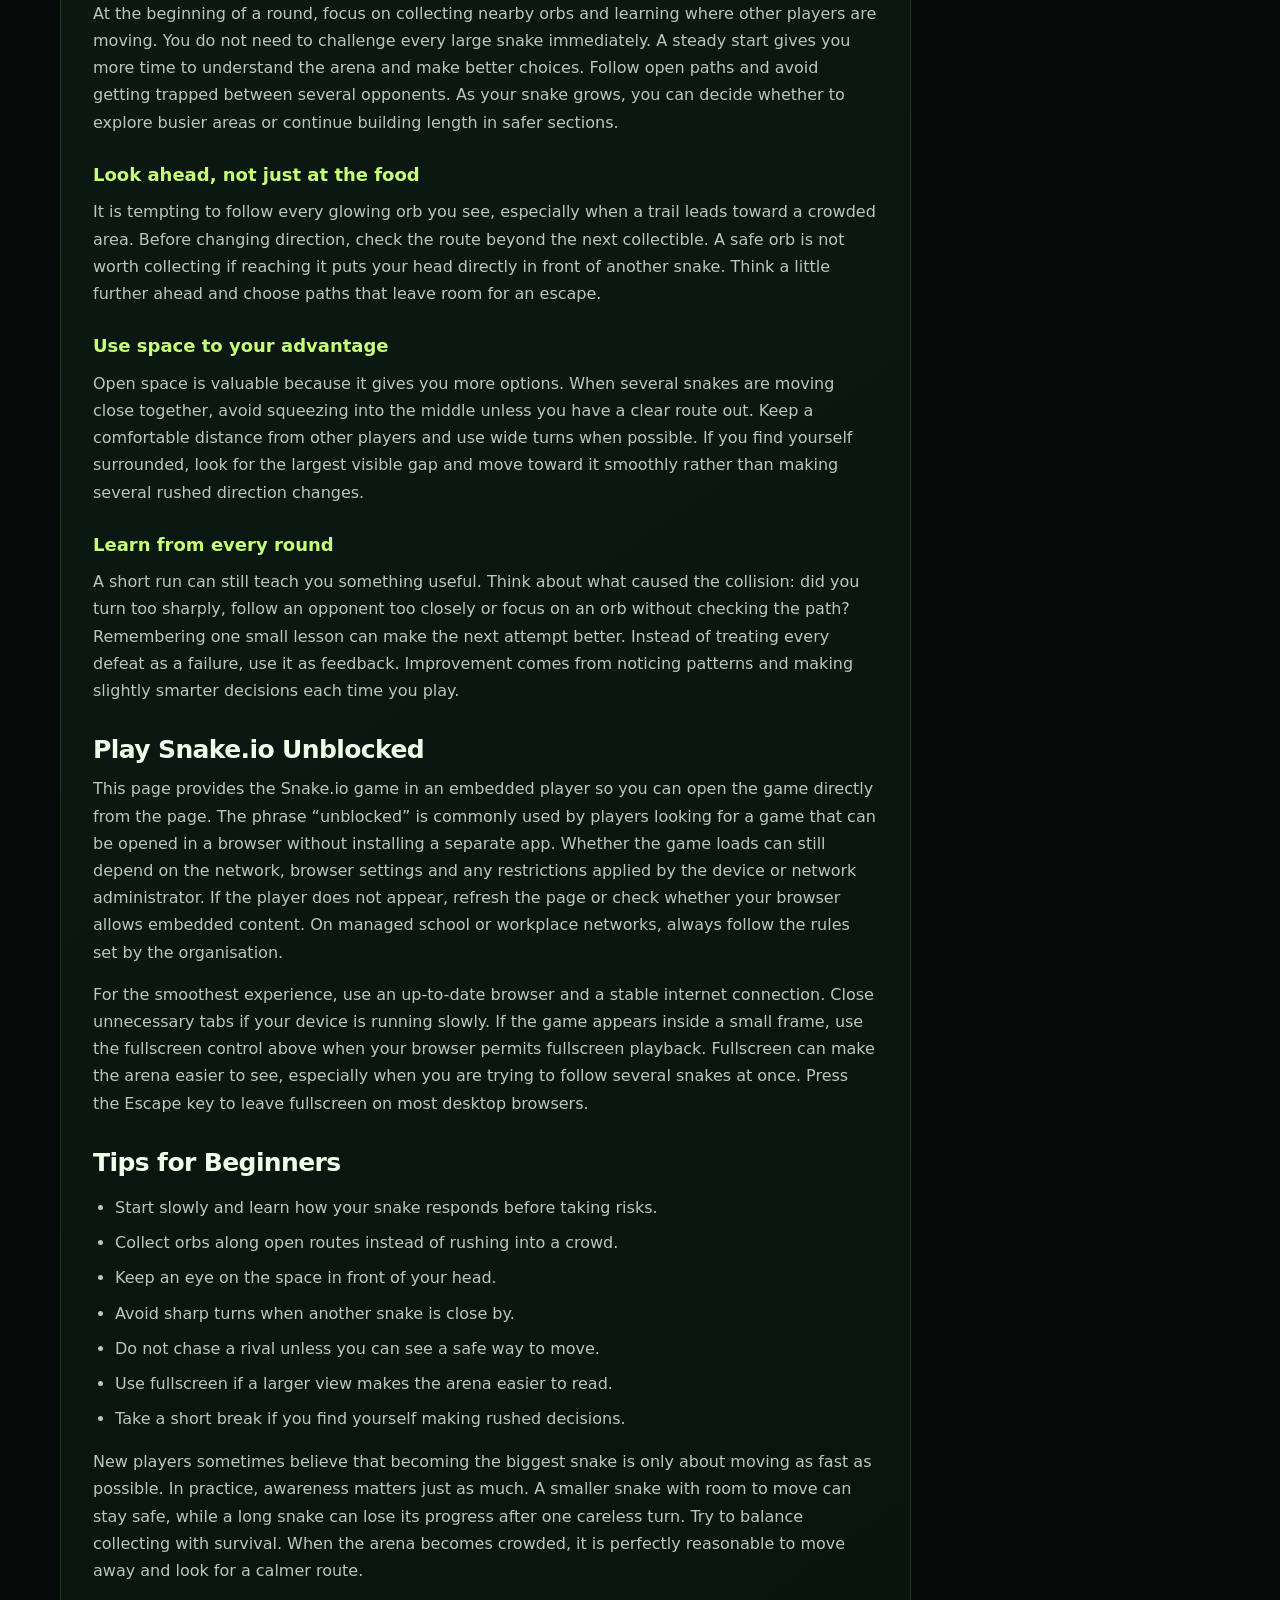
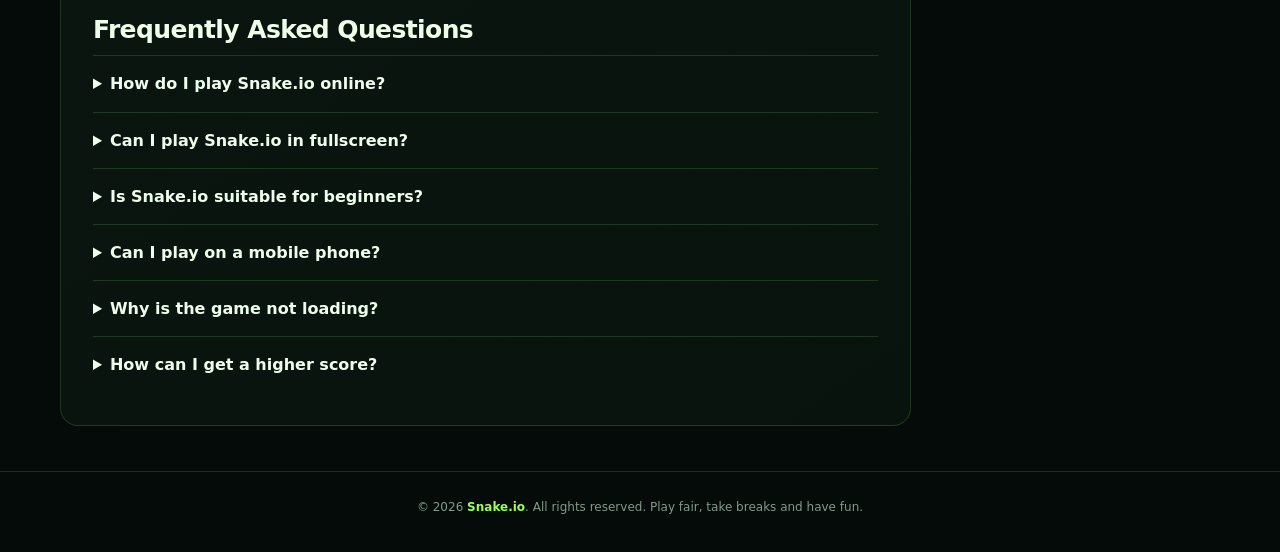
<file: snake-io-with-more-games-analytics.html>
<!DOCTYPE html>
<html lang="en">
<head>
<meta charset="UTF-8">
<meta name="viewport" content="width=device-width, initial-scale=1.0">
<title>Snake.io Game - Unblocked, Fullscreen</title>
<meta name="description" content="Play Snake.io Game Unblocked online for free. Control your snake, collect glowing orbs, outsmart rivals, grow longer and enjoy the fullscreen multiplayer arena.">
<meta name="keywords" content="Snake.io game, Snake.io unblocked, play Snake.io online, snake game fullscreen, free snake game">
<meta name="robots" content="index, follow">
<meta property="og:title" content="Snake.io Game - Unblocked, Fullscreen">
<meta property="og:description" content="Grow your snake, collect glowing orbs and compete to become the biggest snake in the arena. Play free in fullscreen.">
<meta property="og:type" content="website">
<style>
:root{--bg:#07110d;--panel:#0d1c15;--panel2:#10251a;--green:#9cff57;--lime:#c5ff75;--muted:#a8b9ad;--line:rgba(173,255,126,.14);--white:#f4fff5}
*{box-sizing:border-box}html{scroll-behavior:smooth}body{margin:0;background:radial-gradient(ellipse at 50% -15%,#1b492b 0,transparent 42%),linear-gradient(180deg,#07110d,#050b08 75%);color:var(--white);font-family:Inter,ui-sans-serif,system-ui,-apple-system,BlinkMacSystemFont,"Segoe UI",sans-serif;line-height:1.7}a{color:var(--lime);text-decoration:none}.wrap{width:min(1160px,calc(100% - 32px));margin:auto}.topbar{padding:17px 0;border-bottom:1px solid var(--line);background:rgba(5,14,9,.72);backdrop-filter:blur(12px)}.topbar-inner{display:flex;align-items:center;justify-content:space-between;gap:16px}.top-nav{display:flex;align-items:center;gap:10px}.more-games{display:inline-flex;align-items:center;justify-content:center;gap:8px;padding:10px 16px;border:1px solid #aaff6940;border-radius:999px;background:linear-gradient(135deg,#14291b,#102319);color:var(--lime);font-size:13px;font-weight:800;letter-spacing:.2px;white-space:nowrap;transition:transform .2s,border-color .2s,background .2s}.more-games:hover{transform:translateY(-2px);border-color:var(--green);background:#1b3822}.more-games svg{width:16px;height:16px;flex:0 0 16px}.more-games .arrow{font-size:16px;line-height:1}.brand{display:flex;align-items:center;gap:11px;font-weight:900;letter-spacing:-.5px;font-size:20px}.brandmark{width:38px;height:38px;flex:0 0 38px;border-radius:13px;background:linear-gradient(145deg,#caff83,#4cba4e);display:grid;place-items:center;color:#09200e;box-shadow:0 0 26px #8dff5740}.brandmark svg{width:27px;height:27px;display:block;overflow:visible}.brand span:last-child{color:var(--green)}.hero{text-align:center;padding:48px 0 28px}.eyebrow{display:inline-flex;align-items:center;gap:8px;border:1px solid var(--line);border-radius:99px;padding:6px 13px;color:var(--lime);font-size:12px;font-weight:800;letter-spacing:1.2px;text-transform:uppercase;background:#9cff570d}.dot{width:7px;height:7px;border-radius:50%;background:var(--green);box-shadow:0 0 12px var(--green)}h1{font-size:clamp(31px,5vw,54px);line-height:1.12;letter-spacing:-1.8px;margin:18px 0 13px}.hero p{max-width:720px;margin:0 auto;color:var(--muted);font-size:16px}.accent{color:var(--green)}.game-shell{margin:28px auto 0;padding:12px;border:1px solid rgba(174,255,126,.23);border-radius:22px;background:linear-gradient(145deg,#183322,#09130d);box-shadow:0 22px 70px #0009,0 0 40px #85ff3712}.game-head{display:flex;align-items:center;justify-content:space-between;gap:12px;padding:4px 5px 12px}.game-label{display:flex;align-items:center;gap:9px;font-size:13px;font-weight:800}.live{font-size:10px;color:#bfff88;border:1px solid #9cff5740;background:#9cff5712;padding:3px 8px;border-radius:99px;letter-spacing:.8px}.game-actions{display:flex;gap:8px;flex-wrap:wrap}.btn{display:inline-flex;align-items:center;justify-content:center;gap:8px;min-height:42px;white-space:nowrap;border:1px solid #aaff6940;background:#14291b;color:#efffea;padding:10px 15px;border-radius:11px;font-weight:800;font-size:13px;line-height:1.2;cursor:pointer;transition:.2s}.btn svg{width:17px;height:17px;flex:0 0 17px;display:block}.btn span{display:inline-block}.btn:hover{transform:translateY(-2px);border-color:var(--green);background:#1b3822}.btn.primary{background:linear-gradient(135deg,#caff83,#79d94d);color:#10200e;border:0;box-shadow:0 5px 20px #9cff5730}.frame-wrap{position:relative;overflow:hidden;border-radius:13px;background:#030805;aspect-ratio:16/9;min-height:350px}.frame-wrap iframe{width:100%;height:100%;min-height:350px;border:0;display:block}.game-note{text-align:center;color:#8fa596;font-size:12px;padding:10px 4px 1px}.quickfacts{display:grid;grid-template-columns:repeat(3,1fr);gap:12px;margin:20px 0 44px}.fact{background:#0c1b13;border:1px solid var(--line);border-radius:15px;padding:15px;text-align:center}.fact strong{display:block;color:var(--green);font-size:15px}.fact span{font-size:12px;color:var(--muted)}.content{display:grid;grid-template-columns:minmax(0,1fr) 285px;gap:24px;align-items:start}.article,.sidebox{background:linear-gradient(145deg,#0d1c15,#09130e);border:1px solid var(--line);border-radius:18px;padding:clamp(20px,3vw,32px)}.article h2{font-size:25px;line-height:1.25;letter-spacing:-.6px;margin:30px 0 10px;color:#efffea}.article h2:first-child{margin-top:0}.article h3{font-size:18px;color:var(--lime);margin:24px 0 8px}.article p{color:#b8c8bc;margin:0 0 15px}.article ul,.article ol{color:#b8c8bc;padding-left:22px}.article li{margin:8px 0}.sidebox{position:sticky;top:18px;margin-bottom:16px}.sidebox h3{margin:0 0 12px;color:var(--lime);font-size:16px}.sidebox p,.sidebox li{font-size:13px;color:var(--muted)}.sidebox ul{padding-left:18px}.tip{border-left:3px solid var(--green);padding:13px 15px;background:#9cff570c;border-radius:0 10px 10px 0;color:#c5d6c8;margin:20px 0}.faq details{border-top:1px solid var(--line);padding:14px 0}.faq summary{cursor:pointer;font-weight:800;color:#edffec}.faq details p{margin:10px 0 0}.footer{border-top:1px solid var(--line);margin-top:45px;padding:25px 0 35px;text-align:center;color:#84988b;font-size:12px}.footer strong{color:var(--green)}
@media(max-width:850px){.content{grid-template-columns:1fr}.sidebox{position:static}.frame-wrap,.frame-wrap iframe{min-height:320px}}
@media(max-width:560px){.wrap{width:min(100% - 20px,1160px)}.topbar{padding:12px 0}.brand{font-size:18px;gap:8px}.brandmark{width:36px;height:36px;flex-basis:36px}.more-games{padding:9px 11px;font-size:12px;gap:5px}.more-games svg{width:14px;height:14px;flex-basis:14px}.hero{padding:35px 0 18px}.hero p{font-size:14px}.game-shell{padding:8px;border-radius:16px;margin-top:20px}.game-head{align-items:flex-start;flex-direction:column}.game-actions{width:100%;display:grid;grid-template-columns:minmax(0,1fr) minmax(0,1fr);gap:8px}.btn{width:100%;min-width:0;flex:initial;padding:10px 8px;font-size:12px;gap:6px}.btn svg{width:16px;height:16px;flex-basis:16px}.frame-wrap{aspect-ratio:4/5;min-height:430px}.frame-wrap iframe{min-height:430px}.quickfacts{gap:7px;margin-bottom:25px}.fact{padding:11px 5px}.fact strong{font-size:12px}.fact span{font-size:10px}.article{padding:19px}.article h2{font-size:22px}}
</style>

<script async src="https://www.googletagmanager.com/gtm.js?id=GTM-WTN2LJMM"></script>
<script>
  window.dataLayer = window.dataLayer || [];
  function gtag(){dataLayer.push(arguments);}
  gtag('js', new Date());
</script>
</head>
<body>
<header class="topbar"><div class="wrap topbar-inner"><div class="brand"><div class="brandmark" aria-hidden="true">
<svg viewBox="0 0 48 48" fill="none" xmlns="http://www.w3.org/2000/svg">
  <!-- Upright snake: one continuous rising body -->
  <path d="M10 39
           C6.5 35.5 7.2 30.2 11.2 27.5
           C14.6 25.2 19.3 26.2 21.1 29.6
           C22.8 32.7 20.8 36.1 17.6 36.2
           C14.8 36.3 13.2 33.7 14.4 31.6
           C16.1 28.7 21.8 29.4 24.6 26.5
           C28.4 22.6 25.4 17.7 27.4 13.5
           C28.4 11.3 30.1 9.8 32.6 9.1"
        stroke="#09200e" stroke-width="5.3" stroke-linecap="round" stroke-linejoin="round"/>
  <!-- Raised upright head, joined directly to the neck -->
  <path d="M29.2 8.8
           C29.2 6.2 31.3 4.3 34 4.3
           H38.1
           C40.8 4.3 42.8 6.4 42.8 9
           V12.1
           C42.8 14.7 40.7 16.7 38.1 16.7
           H33.8
           C31.2 16.7 29.2 14.6 29.2 12V8.8Z"
        fill="#09200e"/>
  <!-- Eye and forked tongue -->
  <circle cx="38.1" cy="8.4" r="1.35" fill="#caff83"/>
  <path d="M42.4 12.7L46.1 14.1M46.1 14.1L47.3 12.8M46.1 14.1L47.1 15.6"
        stroke="#09200e" stroke-width="1.65" stroke-linecap="round" stroke-linejoin="round"/>
</svg></div><div>Snake<span>.io</span></div></div><nav class="top-nav" aria-label="More games"><a class="more-games" href="https://tweeeks.com/games" target="_blank" rel="noopener noreferrer"><svg viewBox="0 0 24 24" fill="none" stroke="currentColor" stroke-width="2" stroke-linecap="round" stroke-linejoin="round" aria-hidden="true"><rect x="3" y="7" width="18" height="13" rx="3"/><path d="M8 7V5h8v2M8 13h4M10 11v4M16 12h.01M18 15h.01"/></svg><span>More Games</span><span class="arrow" aria-hidden="true">↗</span></a></nav></div></header>
<main class="wrap">
<section class="hero">
<div class="eyebrow"><span class="dot"></span> Free online arcade game</div>
<h1>Snake.io Game <span class="accent">- Unblocked,</span> Fullscreen</h1>
<p>Enter the arena, guide your hungry snake through a field of glowing energy, and see how big you can grow. Play Snake.io online and chase the top spot in the leaderboard.</p>
<div class="game-shell" id="game">
 <div class="game-head"><div class="game-label"><span style="font-size:20px">🐍</span> SNAKE.IO <span class="live">READY TO PLAY</span></div><div class="game-actions"><button class="btn" onclick="document.getElementById('game').scrollIntoView({behavior:'smooth'})"><svg viewBox="0 0 24 24" fill="none" stroke="currentColor" stroke-width="2" stroke-linecap="round" stroke-linejoin="round" aria-hidden="true"><path d="M3 12a9 9 0 1 0 2.6-6.4L3 8"/><path d="M3 3v5h5"/></svg><span>Game Area</span></button><button class="btn primary" id="fullscreenBtn" onclick="goFullscreen()"><svg viewBox="0 0 24 24" fill="none" stroke="currentColor" stroke-width="2" stroke-linecap="round" stroke-linejoin="round" aria-hidden="true"><path d="M8 3H5a2 2 0 0 0-2 2v3M16 3h3a2 2 0 0 1 2 2v3M21 16v3a2 2 0 0 1-2 2h-3M3 16v3a2 2 0 0 0 2 2h3"/></svg><span>Fullscreen</span></button></div></div>
 <div class="frame-wrap" id="frameWrap"><iframe id="gameFrame" src="https://snakeio-unblocked.github.io/embed/snakeio.html" title="Snake.io Game" allow="fullscreen; autoplay; gamepad" allowfullscreen loading="lazy" referrerpolicy="strict-origin-when-cross-origin"></iframe></div>
 <div class="game-note">Tip: Use the game controls shown inside the arena. On mobile, try moving your finger to steer.</div>
</div>
</section>
<div class="quickfacts"><div class="fact"><strong>Free to Play</strong><span>No purchase needed</span></div><div class="fact"><strong>Arcade Survival</strong><span>Grow, dodge and outplay</span></div><div class="fact"><strong>Fullscreen Ready</strong><span>Enjoy a bigger game view</span></div></div>
<div class="content">
<article class="article">
<h2>Play Snake.io Game Online</h2>
<p>Welcome to the arena, where a tiny snake can become the biggest competitor on the screen. Snake.io is an easy-to-understand arcade game built around one simple idea: keep moving, collect glowing orbs, grow longer and avoid crashing into other snakes. The rules are quick to learn, but every round can develop in a different way. One moment you may be calmly collecting food near the edge of the map; the next, a rival may cross your path and turn the open space into a tricky escape route. That mix of simple controls and fast decisions is what makes the game fun to return to.</p>
<p>Start a round and take a little time to understand how your snake responds. Move through the arena, gather the scattered energy and watch your body grow as your score increases. Bigger size can make you feel powerful, but it also means you need to think carefully about turns and nearby opponents. A long snake needs room to move, and a crowded area can become dangerous very quickly. Try to stay aware of what is happening around your head instead of looking only at the next glowing orb.</p>
<h2>What Is Snake.io?</h2>
<p>Snake.io is a modern take on the classic snake concept, presented as a competitive arena experience. Rather than guiding a snake through a small maze, you move around a shared playfield filled with other snakes and collectible energy. The goal is to survive, grow and improve your position. You do not need a long tutorial or complicated knowledge before starting. The basic loop is clear from the first few seconds, which makes it suitable for a quick break as well as longer sessions when you want to beat your previous performance.</p>
<p>The arena creates its own challenges. Open space gives you room to turn and change direction, while busy sections can offer more opportunities to collect energy. However, busy areas also bring more opponents and less room for mistakes. A player who rushes directly into every crowded spot may lose a promising run. A patient player can often build a good start by collecting safely, observing movement patterns and choosing the right moment to approach a group of rivals.</p>
<h2>How to Play Snake.io</h2>
<p>Your main task is to guide the snake around the arena without letting its head collide with another snake. Collect the glowing orbs scattered across the map to increase your length and score. Keep moving, make smooth turns and pay attention to the space ahead. The exact control method can depend on the version and device you are using. On a computer, follow the control prompts shown in the game. On a touchscreen, use the on-screen movement control or drag in the direction you want to travel, if supported by the game version.</p>
<ol><li><strong>Enter the arena:</strong> Start a new round and get familiar with the movement.</li><li><strong>Collect energy:</strong> Travel through glowing orbs to grow your snake.</li><li><strong>Watch your surroundings:</strong> Check nearby snakes before making a sharp turn.</li><li><strong>Stay alive:</strong> Avoid running your head into another snake's body.</li><li><strong>Keep improving:</strong> Learn from each round and aim for a better score.</li></ol>
<p>There is no need to make every move quickly. Controlled movement is often more useful than constant zigzagging. When the arena is crowded, leave yourself enough room to change direction. If another snake approaches, do not panic and turn blindly. Look for open space and guide your snake away from the immediate danger. A calm decision can keep a good run going for much longer.</p>
<h2>Controls and Movement Tips</h2>
<p>Movement is the heart of Snake.io. Small directional changes help you collect nearby orbs without losing control of your path. Large, sudden turns can be useful when you need to avoid danger, but they can also bring your head close to another snake. Try to make a clear plan before entering a tight space. If you are playing on a laptop or desktop, keep your mouse or pointer movements steady. If you are on a phone or tablet, make sure your finger does not cover the part of the arena you need to watch.</p>
<p>Every device feels a little different. A mouse can offer precise direction changes, while touch controls may feel more direct on a phone. Give yourself a short practice round to find a comfortable way to steer. You can also adjust how you hold your device so your hand does not block the action. If the game provides settings for control sensitivity or visual effects, experiment with them until the movement feels natural.</p>
<h2>Useful Strategies to Grow Your Snake</h2>
<h3>Build a safe start</h3>
<p>At the beginning of a round, focus on collecting nearby orbs and learning where other players are moving. You do not need to challenge every large snake immediately. A steady start gives you more time to understand the arena and make better choices. Follow open paths and avoid getting trapped between several opponents. As your snake grows, you can decide whether to explore busier areas or continue building length in safer sections.</p>
<h3>Look ahead, not just at the food</h3>
<p>It is tempting to follow every glowing orb you see, especially when a trail leads toward a crowded area. Before changing direction, check the route beyond the next collectible. A safe orb is not worth collecting if reaching it puts your head directly in front of another snake. Think a little further ahead and choose paths that leave room for an escape.</p>
<h3>Use space to your advantage</h3>
<p>Open space is valuable because it gives you more options. When several snakes are moving close together, avoid squeezing into the middle unless you have a clear route out. Keep a comfortable distance from other players and use wide turns when possible. If you find yourself surrounded, look for the largest visible gap and move toward it smoothly rather than making several rushed direction changes.</p>
<h3>Learn from every round</h3>
<p>A short run can still teach you something useful. Think about what caused the collision: did you turn too sharply, follow an opponent too closely or focus on an orb without checking the path? Remembering one small lesson can make the next attempt better. Instead of treating every defeat as a failure, use it as feedback. Improvement comes from noticing patterns and making slightly smarter decisions each time you play.</p>
<h2>Play Snake.io Unblocked</h2>
<p>This page provides the Snake.io game in an embedded player so you can open the game directly from the page. The phrase “unblocked” is commonly used by players looking for a game that can be opened in a browser without installing a separate app. Whether the game loads can still depend on the network, browser settings and any restrictions applied by the device or network administrator. If the player does not appear, refresh the page or check whether your browser allows embedded content. On managed school or workplace networks, always follow the rules set by the organisation.</p>
<p>For the smoothest experience, use an up-to-date browser and a stable internet connection. Close unnecessary tabs if your device is running slowly. If the game appears inside a small frame, use the fullscreen control above when your browser permits fullscreen playback. Fullscreen can make the arena easier to see, especially when you are trying to follow several snakes at once. Press the Escape key to leave fullscreen on most desktop browsers.</p>
<h2>Tips for Beginners</h2>
<ul><li>Start slowly and learn how your snake responds before taking risks.</li><li>Collect orbs along open routes instead of rushing into a crowd.</li><li>Keep an eye on the space in front of your head.</li><li>Avoid sharp turns when another snake is close by.</li><li>Do not chase a rival unless you can see a safe way to move.</li><li>Use fullscreen if a larger view makes the arena easier to read.</li><li>Take a short break if you find yourself making rushed decisions.</li></ul>
<p>New players sometimes believe that becoming the biggest snake is only about moving as fast as possible. In practice, awareness matters just as much. A smaller snake with room to move can stay safe, while a long snake can lose its progress after one careless turn. Try to balance collecting with survival. When the arena becomes crowded, it is perfectly reasonable to move away and look for a calmer route.</p>
<h2>Frequently Asked Questions</h2>
<div class="faq">
<details><summary>How do I play Snake.io online?</summary><p>Press start inside the game frame, then guide your snake around the arena. Collect glowing orbs to grow and avoid colliding with other snakes.</p></details>
<details><summary>Can I play Snake.io in fullscreen?</summary><p>Yes. Use the Fullscreen button above the game. Fullscreen support depends on your browser and device, and you can usually press Escape to exit on desktop.</p></details>
<details><summary>Is Snake.io suitable for beginners?</summary><p>The basic objective is simple to understand, making it approachable for new players. Staying alive for longer takes practice, observation and careful movement.</p></details>
<details><summary>Can I play on a mobile phone?</summary><p>You can try the embedded game on a mobile browser. Touch support and layout depend on the game version and your device. Rotate to landscape if that gives you a more comfortable view.</p></details>
<details><summary>Why is the game not loading?</summary><p>Check your internet connection, refresh the page and make sure your browser allows embedded content. The external game host may also be temporarily unavailable or restricted on your network.</p></details>
<details><summary>How can I get a higher score?</summary><p>Collect orbs consistently, avoid crowded paths when you are vulnerable and look ahead before turning. Learning from each round is more useful than rushing into risky situations.</p></details>
</div>
</article>
<aside>
<div class="sidebox"><h3>🐍 Quick Game Guide</h3><ul><li>Collect glowing orbs</li><li>Grow your snake</li><li>Avoid rival snakes</li><li>Stay alert in crowded areas</li><li>Try to beat your best score</li></ul></div>
<div class="sidebox"><h3>Pro Tip</h3><p>Do not focus only on the next orb. Look at the open path beyond it so your snake always has room to turn or escape.</p></div>
<div class="sidebox"><h3>Game at a Glance</h3><p><strong class="accent">Genre:</strong> Arcade / Survival</p><p><strong class="accent">Play style:</strong> Snake arena</p><p><strong class="accent">Platform:</strong> Browser</p><p><strong class="accent">Cost:</strong> Free to try</p></div>
</aside>
</div>
</main>
<footer class="footer"><div class="wrap">© 2026 <strong>Snake.io</strong>. All rights reserved. Play fair, take breaks and have fun.</div></footer>
<script>
function goFullscreen(){const frame=document.getElementById('gameFrame');const wrap=document.getElementById('frameWrap');const target=frame||wrap;if(target.requestFullscreen){target.requestFullscreen().catch(()=>wrap.requestFullscreen&&wrap.requestFullscreen().catch(()=>{}));}else if(target.webkitRequestFullscreen){target.webkitRequestFullscreen();}else if(wrap.webkitRequestFullscreen){wrap.webkitRequestFullscreen();}}
</script>
</body>
</html>
</file>
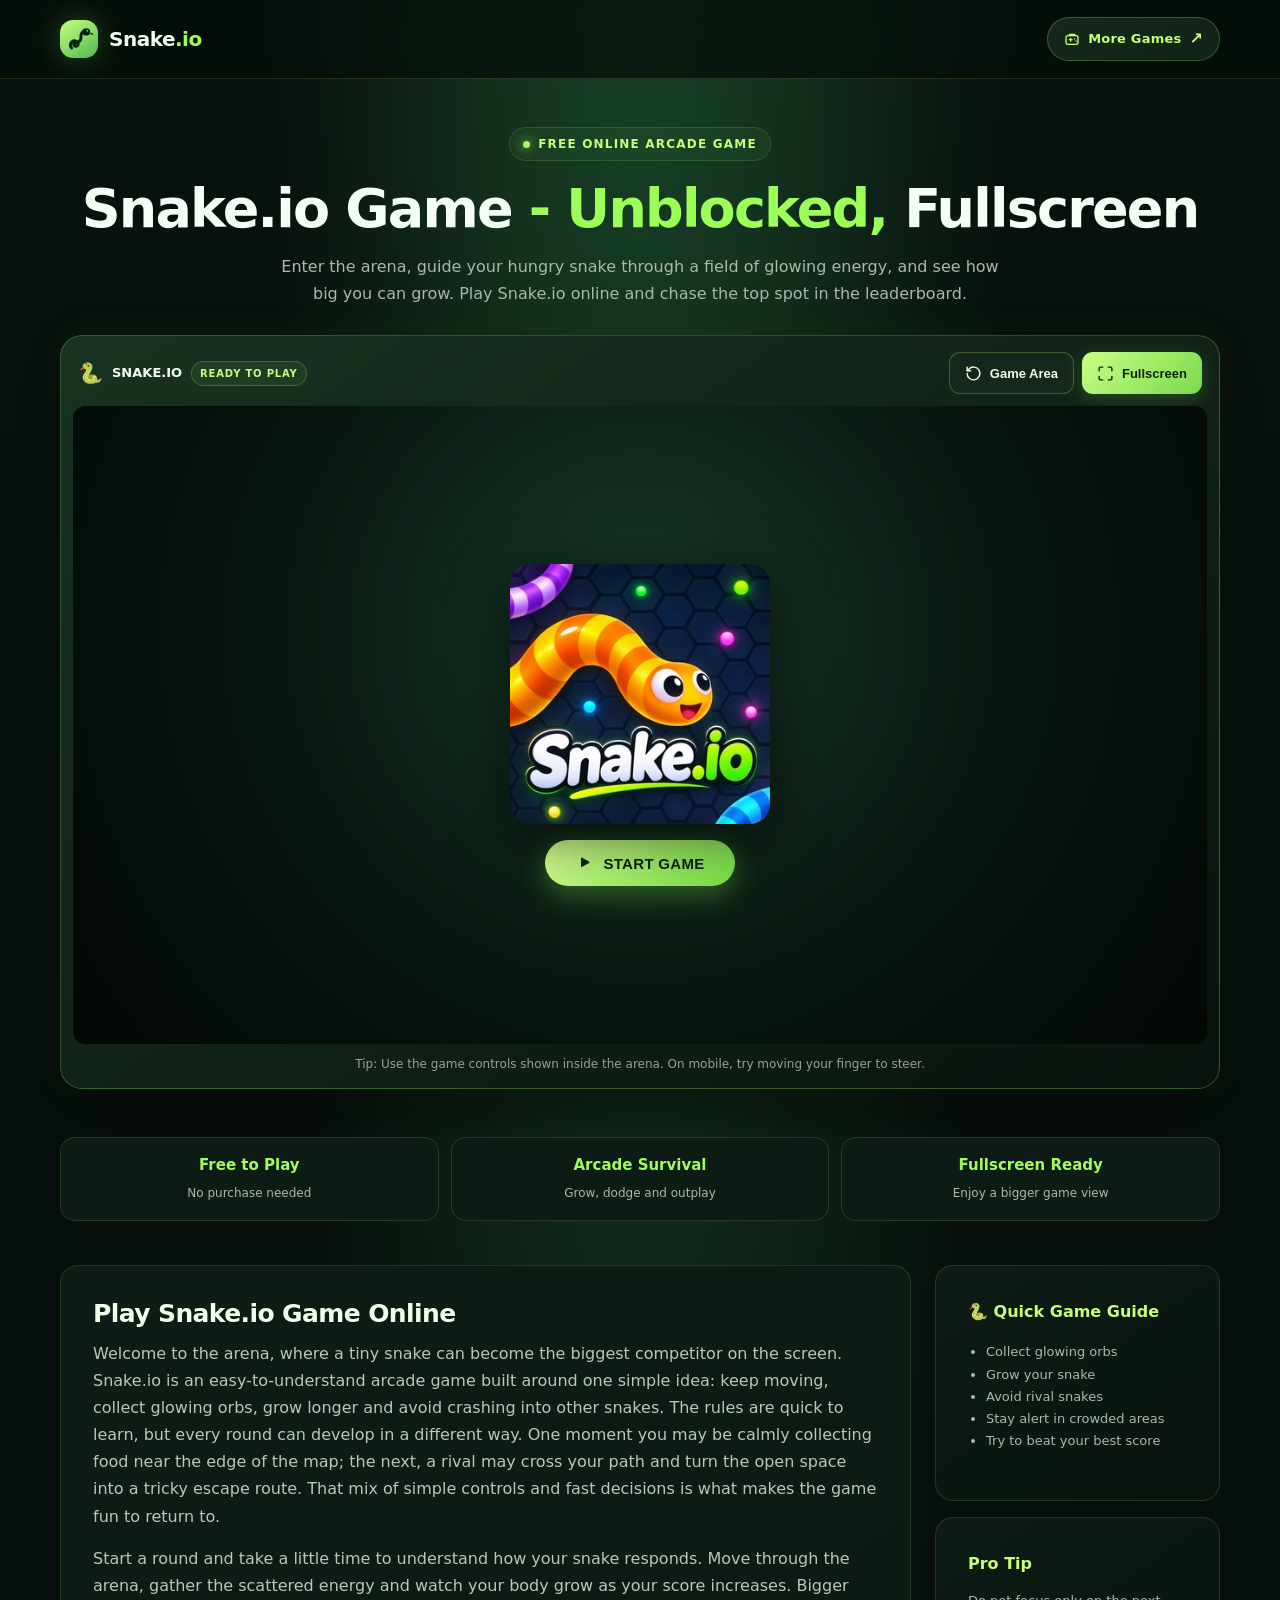
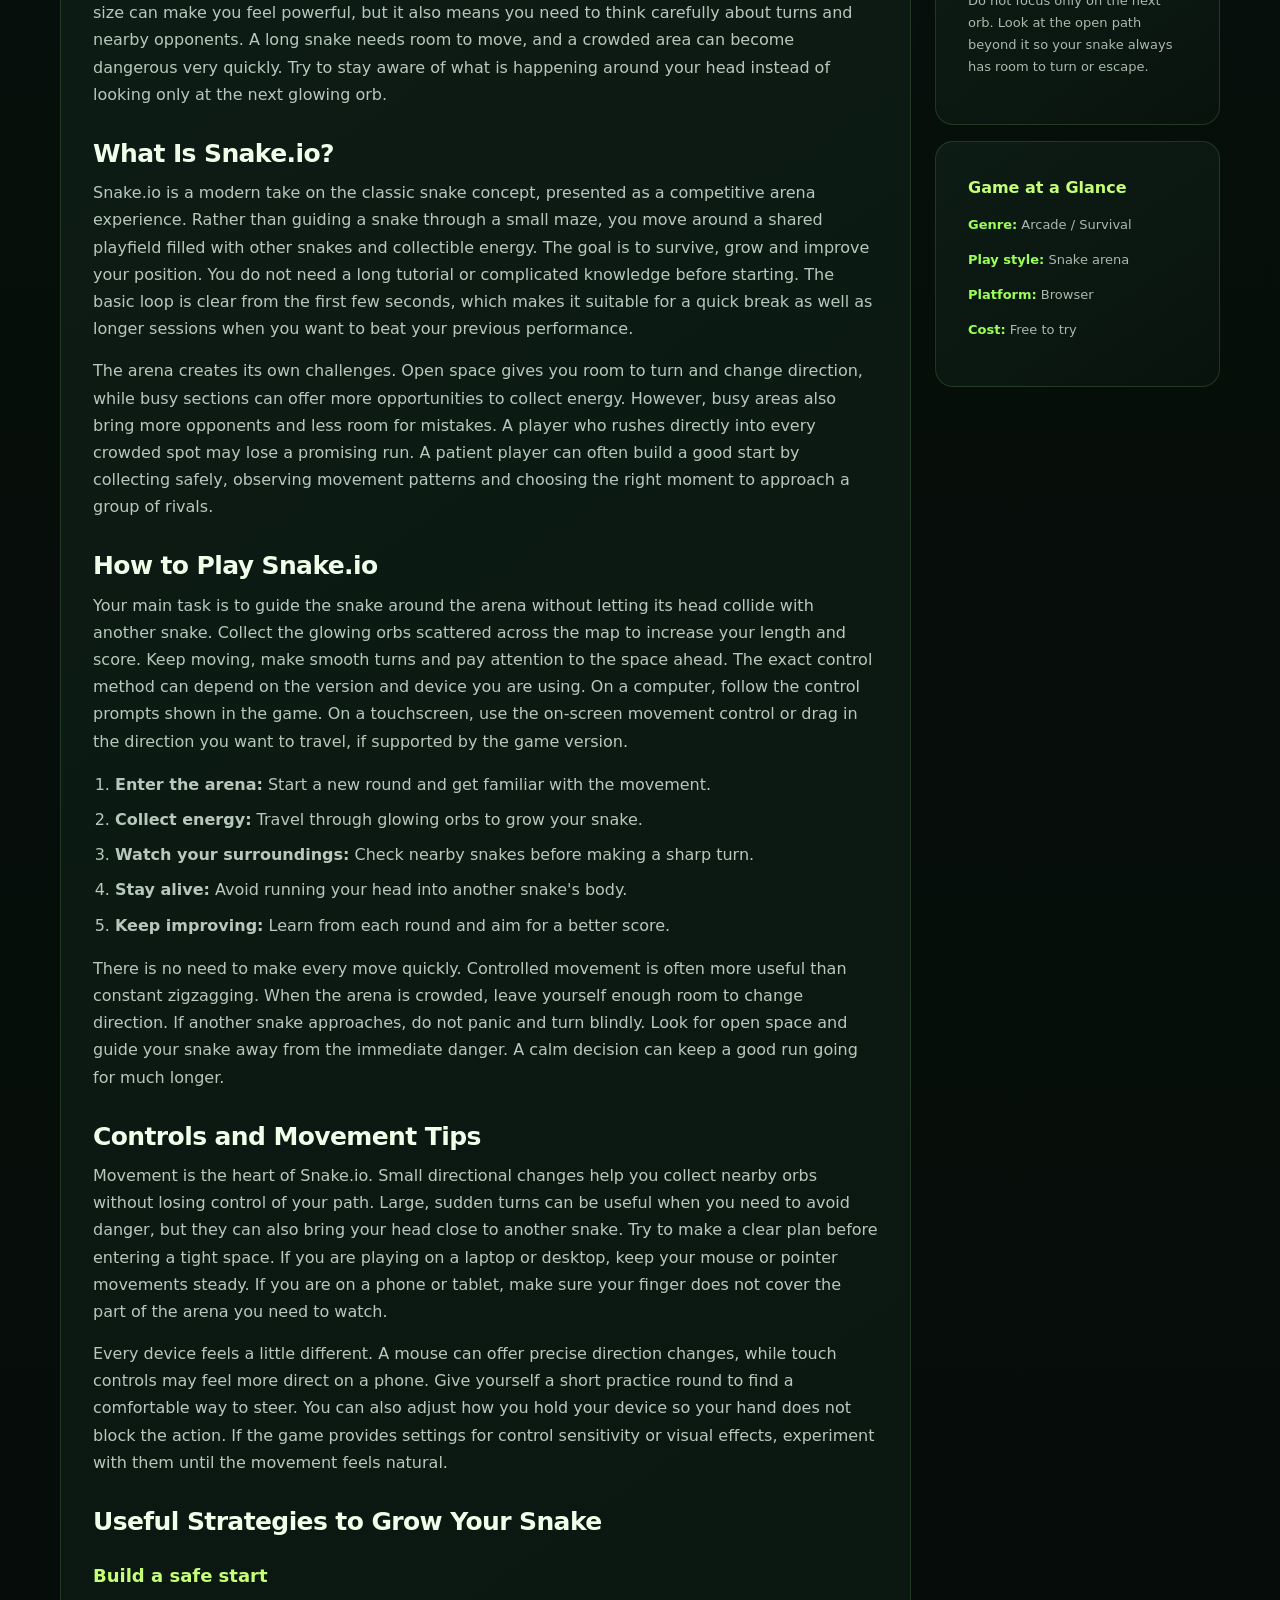
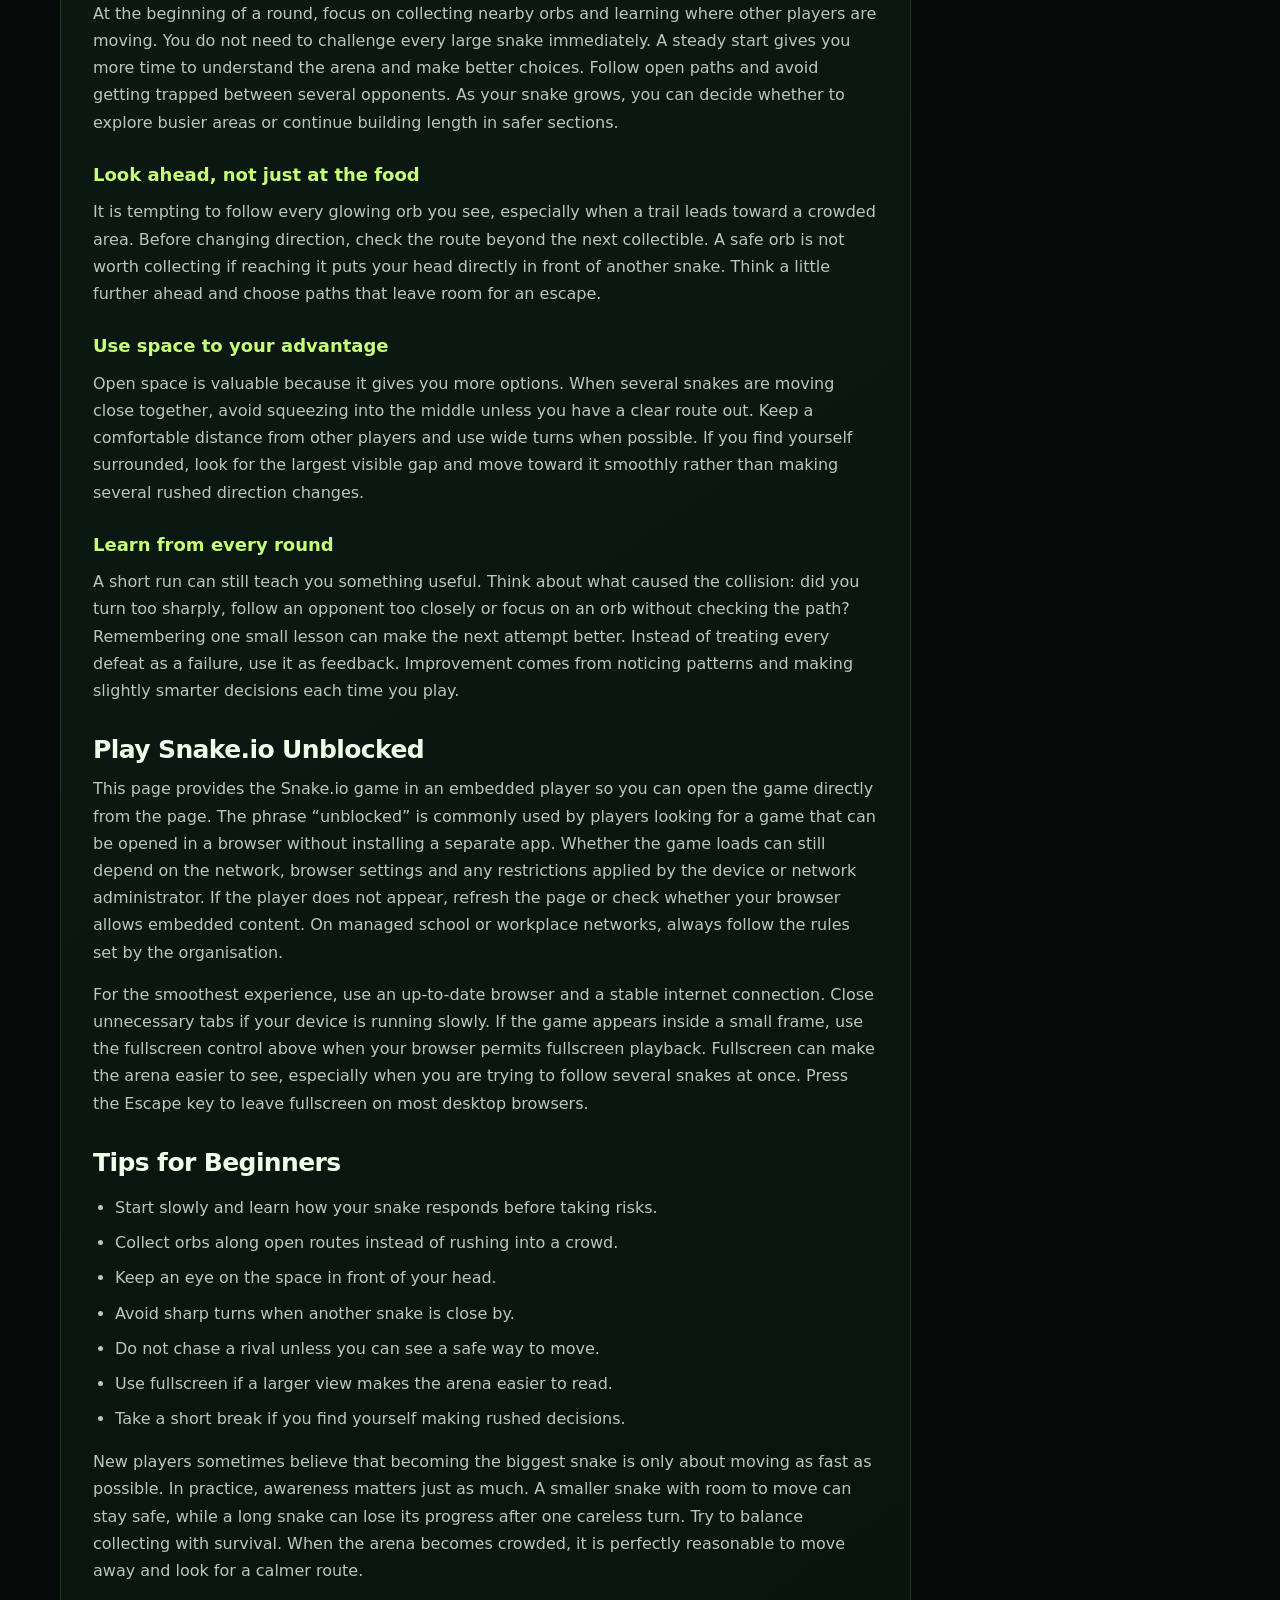
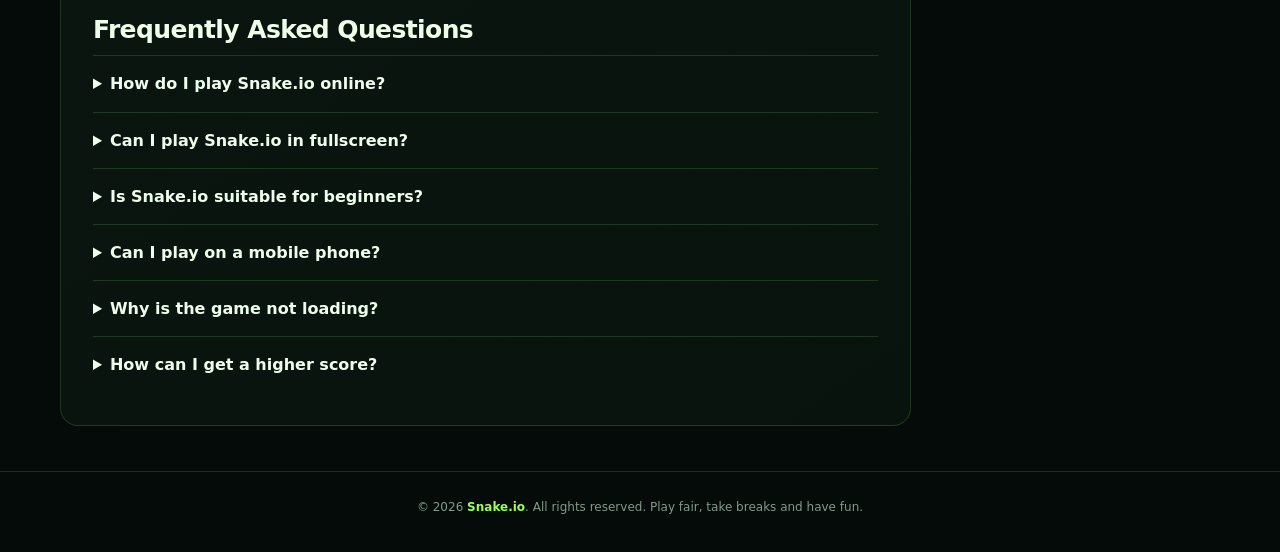
<file: snake-io-with-splash-screen.html>
<!DOCTYPE html>
<html lang="en">
<head>
<meta charset="UTF-8">
<meta name="viewport" content="width=device-width, initial-scale=1.0">
<title>Snake.io Game - Unblocked, Fullscreen</title>
<meta name="description" content="Play Snake.io Game Unblocked online for free. Control your snake, collect glowing orbs, outsmart rivals, grow longer and enjoy the fullscreen multiplayer arena.">
<meta name="keywords" content="Snake.io game, Snake.io unblocked, play Snake.io online, snake game fullscreen, free snake game">
<meta name="robots" content="index, follow">
<meta property="og:title" content="Snake.io Game - Unblocked, Fullscreen">
<meta property="og:description" content="Grow your snake, collect glowing orbs and compete to become the biggest snake in the arena. Play free in fullscreen.">
<meta property="og:type" content="website">
<style>
:root{--bg:#07110d;--panel:#0d1c15;--panel2:#10251a;--green:#9cff57;--lime:#c5ff75;--muted:#a8b9ad;--line:rgba(173,255,126,.14);--white:#f4fff5}
*{box-sizing:border-box}html{scroll-behavior:smooth}body{margin:0;background:radial-gradient(ellipse at 50% -15%,#1b492b 0,transparent 42%),linear-gradient(180deg,#07110d,#050b08 75%);color:var(--white);font-family:Inter,ui-sans-serif,system-ui,-apple-system,BlinkMacSystemFont,"Segoe UI",sans-serif;line-height:1.7}a{color:var(--lime);text-decoration:none}.wrap{width:min(1160px,calc(100% - 32px));margin:auto}.topbar{padding:17px 0;border-bottom:1px solid var(--line);background:rgba(5,14,9,.72);backdrop-filter:blur(12px)}.topbar-inner{display:flex;align-items:center;justify-content:space-between;gap:16px}.top-nav{display:flex;align-items:center;gap:10px}.more-games{display:inline-flex;align-items:center;justify-content:center;gap:8px;padding:10px 16px;border:1px solid #aaff6940;border-radius:999px;background:linear-gradient(135deg,#14291b,#102319);color:var(--lime);font-size:13px;font-weight:800;letter-spacing:.2px;white-space:nowrap;transition:transform .2s,border-color .2s,background .2s}.more-games:hover{transform:translateY(-2px);border-color:var(--green);background:#1b3822}.more-games svg{width:16px;height:16px;flex:0 0 16px}.more-games .arrow{font-size:16px;line-height:1}.brand{display:flex;align-items:center;gap:11px;font-weight:900;letter-spacing:-.5px;font-size:20px}.brandmark{width:38px;height:38px;flex:0 0 38px;border-radius:13px;background:linear-gradient(145deg,#caff83,#4cba4e);display:grid;place-items:center;color:#09200e;box-shadow:0 0 26px #8dff5740}.brandmark svg{width:27px;height:27px;display:block;overflow:visible}.brand span:last-child{color:var(--green)}.hero{text-align:center;padding:48px 0 28px}.eyebrow{display:inline-flex;align-items:center;gap:8px;border:1px solid var(--line);border-radius:99px;padding:6px 13px;color:var(--lime);font-size:12px;font-weight:800;letter-spacing:1.2px;text-transform:uppercase;background:#9cff570d}.dot{width:7px;height:7px;border-radius:50%;background:var(--green);box-shadow:0 0 12px var(--green)}h1{font-size:clamp(31px,5vw,54px);line-height:1.12;letter-spacing:-1.8px;margin:18px 0 13px}.hero p{max-width:720px;margin:0 auto;color:var(--muted);font-size:16px}.accent{color:var(--green)}.game-shell{margin:28px auto 0;padding:12px;border:1px solid rgba(174,255,126,.23);border-radius:22px;background:linear-gradient(145deg,#183322,#09130d);box-shadow:0 22px 70px #0009,0 0 40px #85ff3712}.game-head{display:flex;align-items:center;justify-content:space-between;gap:12px;padding:4px 5px 12px}.game-label{display:flex;align-items:center;gap:9px;font-size:13px;font-weight:800}.live{font-size:10px;color:#bfff88;border:1px solid #9cff5740;background:#9cff5712;padding:3px 8px;border-radius:99px;letter-spacing:.8px}.game-actions{display:flex;gap:8px;flex-wrap:wrap}.btn{display:inline-flex;align-items:center;justify-content:center;gap:8px;min-height:42px;white-space:nowrap;border:1px solid #aaff6940;background:#14291b;color:#efffea;padding:10px 15px;border-radius:11px;font-weight:800;font-size:13px;line-height:1.2;cursor:pointer;transition:.2s}.btn svg{width:17px;height:17px;flex:0 0 17px;display:block}.btn span{display:inline-block}.btn:hover{transform:translateY(-2px);border-color:var(--green);background:#1b3822}.btn.primary{background:linear-gradient(135deg,#caff83,#79d94d);color:#10200e;border:0;box-shadow:0 5px 20px #9cff5730}.frame-wrap{position:relative;overflow:hidden;border-radius:13px;background:#030805;aspect-ratio:16/9;min-height:350px}.frame-wrap iframe{width:100%;height:100%;min-height:350px;border:0;display:block}.game-note{text-align:center;color:#8fa596;font-size:12px;padding:10px 4px 1px}.quickfacts{display:grid;grid-template-columns:repeat(3,1fr);gap:12px;margin:20px 0 44px}.fact{background:#0c1b13;border:1px solid var(--line);border-radius:15px;padding:15px;text-align:center}.fact strong{display:block;color:var(--green);font-size:15px}.fact span{font-size:12px;color:var(--muted)}.content{display:grid;grid-template-columns:minmax(0,1fr) 285px;gap:24px;align-items:start}.article,.sidebox{background:linear-gradient(145deg,#0d1c15,#09130e);border:1px solid var(--line);border-radius:18px;padding:clamp(20px,3vw,32px)}.article h2{font-size:25px;line-height:1.25;letter-spacing:-.6px;margin:30px 0 10px;color:#efffea}.article h2:first-child{margin-top:0}.article h3{font-size:18px;color:var(--lime);margin:24px 0 8px}.article p{color:#b8c8bc;margin:0 0 15px}.article ul,.article ol{color:#b8c8bc;padding-left:22px}.article li{margin:8px 0}.sidebox{position:sticky;top:18px;margin-bottom:16px}.sidebox h3{margin:0 0 12px;color:var(--lime);font-size:16px}.sidebox p,.sidebox li{font-size:13px;color:var(--muted)}.sidebox ul{padding-left:18px}.tip{border-left:3px solid var(--green);padding:13px 15px;background:#9cff570c;border-radius:0 10px 10px 0;color:#c5d6c8;margin:20px 0}.faq details{border-top:1px solid var(--line);padding:14px 0}.faq summary{cursor:pointer;font-weight:800;color:#edffec}.faq details p{margin:10px 0 0}.footer{border-top:1px solid var(--line);margin-top:45px;padding:25px 0 35px;text-align:center;color:#84988b;font-size:12px}.footer strong{color:var(--green)}
@media(max-width:850px){.content{grid-template-columns:1fr}.sidebox{position:static}.frame-wrap,.frame-wrap iframe{min-height:320px}}
@media(max-width:560px){.wrap{width:min(100% - 20px,1160px)}.topbar{padding:12px 0}.brand{font-size:18px;gap:8px}.brandmark{width:36px;height:36px;flex-basis:36px}.more-games{padding:9px 11px;font-size:12px;gap:5px}.more-games svg{width:14px;height:14px;flex-basis:14px}.hero{padding:35px 0 18px}.hero p{font-size:14px}.game-shell{padding:8px;border-radius:16px;margin-top:20px}.game-head{align-items:flex-start;flex-direction:column}.game-actions{width:100%;display:grid;grid-template-columns:minmax(0,1fr) minmax(0,1fr);gap:8px}.btn{width:100%;min-width:0;flex:initial;padding:10px 8px;font-size:12px;gap:6px}.btn svg{width:16px;height:16px;flex-basis:16px}.frame-wrap{aspect-ratio:4/5;min-height:430px}.frame-wrap iframe{min-height:430px}.quickfacts{gap:7px;margin-bottom:25px}.fact{padding:11px 5px}.fact strong{font-size:12px}.fact span{font-size:10px}.article{padding:19px}.article h2{font-size:22px}}

.frame-wrap{position:relative}
.frame-wrap iframe{display:none}
.frame-wrap.is-playing iframe{display:block}
.game-splash{position:absolute;inset:0;z-index:2;display:flex;flex-direction:column;align-items:center;justify-content:center;gap:16px;padding:24px;text-align:center;background:radial-gradient(circle at 50% 35%,#173b2a 0,#07130d 58%,#030805 100%)}
.game-splash[hidden]{display:none}
.splash-logo{display:block;width:clamp(170px,32vw,260px);height:auto;max-height:calc(100% - 78px);object-fit:contain;border-radius:20px;filter:drop-shadow(0 12px 28px #0009)}
.start-game-btn{display:inline-flex;align-items:center;justify-content:center;gap:10px;min-width:190px;padding:14px 28px;border:0;border-radius:999px;background:linear-gradient(135deg,#d4ff91,#75dc43);color:#10200e;font-size:15px;font-weight:900;letter-spacing:.3px;cursor:pointer;box-shadow:0 8px 28px #8dff5750;transition:transform .2s,box-shadow .2s}
.start-game-btn:hover{transform:translateY(-2px);box-shadow:0 12px 34px #8dff5770}
.start-game-btn:focus-visible{outline:3px solid #fff;outline-offset:4px}
.start-game-btn svg{width:18px;height:18px;flex:0 0 18px}
@media(max-width:560px){.game-splash{gap:13px;padding:18px}.splash-logo{width:min(62vw,230px);max-height:calc(100% - 72px)}.start-game-btn{min-width:174px;padding:12px 22px;font-size:14px}}

</style>

<script async src="https://www.googletagmanager.com/gtm.js?id=GTM-WTN2LJMM"></script>
<script>
  window.dataLayer = window.dataLayer || [];
  function gtag(){dataLayer.push(arguments);}
  gtag('js', new Date());
</script>
<link rel="icon" type="image/png" sizes="64x64" href="[data-uri]">
<link rel="apple-touch-icon" href="[data-uri]">
</head>
<body>
<header class="topbar"><div class="wrap topbar-inner"><div class="brand"><div class="brandmark" aria-hidden="true">
<svg viewBox="0 0 48 48" fill="none" xmlns="http://www.w3.org/2000/svg">
  <!-- Upright snake: one continuous rising body -->
  <path d="M10 39
           C6.5 35.5 7.2 30.2 11.2 27.5
           C14.6 25.2 19.3 26.2 21.1 29.6
           C22.8 32.7 20.8 36.1 17.6 36.2
           C14.8 36.3 13.2 33.7 14.4 31.6
           C16.1 28.7 21.8 29.4 24.6 26.5
           C28.4 22.6 25.4 17.7 27.4 13.5
           C28.4 11.3 30.1 9.8 32.6 9.1"
        stroke="#09200e" stroke-width="5.3" stroke-linecap="round" stroke-linejoin="round"/>
  <!-- Raised upright head, joined directly to the neck -->
  <path d="M29.2 8.8
           C29.2 6.2 31.3 4.3 34 4.3
           H38.1
           C40.8 4.3 42.8 6.4 42.8 9
           V12.1
           C42.8 14.7 40.7 16.7 38.1 16.7
           H33.8
           C31.2 16.7 29.2 14.6 29.2 12V8.8Z"
        fill="#09200e"/>
  <!-- Eye and forked tongue -->
  <circle cx="38.1" cy="8.4" r="1.35" fill="#caff83"/>
  <path d="M42.4 12.7L46.1 14.1M46.1 14.1L47.3 12.8M46.1 14.1L47.1 15.6"
        stroke="#09200e" stroke-width="1.65" stroke-linecap="round" stroke-linejoin="round"/>
</svg></div><div>Snake<span>.io</span></div></div><nav class="top-nav" aria-label="More games"><a class="more-games" href="https://tweeeks.com/games" target="_blank" rel="noopener noreferrer"><svg viewBox="0 0 24 24" fill="none" stroke="currentColor" stroke-width="2" stroke-linecap="round" stroke-linejoin="round" aria-hidden="true"><rect x="3" y="7" width="18" height="13" rx="3"/><path d="M8 7V5h8v2M8 13h4M10 11v4M16 12h.01M18 15h.01"/></svg><span>More Games</span><span class="arrow" aria-hidden="true">↗</span></a></nav></div></header>
<main class="wrap">
<section class="hero">
<div class="eyebrow"><span class="dot"></span> Free online arcade game</div>
<h1>Snake.io Game <span class="accent">- Unblocked,</span> Fullscreen</h1>
<p>Enter the arena, guide your hungry snake through a field of glowing energy, and see how big you can grow. Play Snake.io online and chase the top spot in the leaderboard.</p>
<div class="game-shell" id="game">
 <div class="game-head"><div class="game-label"><span style="font-size:20px">🐍</span> SNAKE.IO <span class="live">READY TO PLAY</span></div><div class="game-actions"><button class="btn" onclick="document.getElementById('game').scrollIntoView({behavior:'smooth'})"><svg viewBox="0 0 24 24" fill="none" stroke="currentColor" stroke-width="2" stroke-linecap="round" stroke-linejoin="round" aria-hidden="true"><path d="M3 12a9 9 0 1 0 2.6-6.4L3 8"/><path d="M3 3v5h5"/></svg><span>Game Area</span></button><button class="btn primary" id="fullscreenBtn" onclick="goFullscreen()"><svg viewBox="0 0 24 24" fill="none" stroke="currentColor" stroke-width="2" stroke-linecap="round" stroke-linejoin="round" aria-hidden="true"><path d="M8 3H5a2 2 0 0 0-2 2v3M16 3h3a2 2 0 0 1 2 2v3M21 16v3a2 2 0 0 1-2 2h-3M3 16v3a2 2 0 0 0 2 2h3"/></svg><span>Fullscreen</span></button></div></div>
 <div class="frame-wrap" id="frameWrap">
  <div class="game-splash" id="gameSplash">
    <img class="splash-logo" src="[data-uri]" alt="Snake.io game character logo" width="300" height="300">
    <button class="start-game-btn" id="startGameBtn" type="button" onclick="startGame()">
      <svg viewBox="0 0 24 24" fill="currentColor" aria-hidden="true"><path d="M8 5.8c0-.8.9-1.3 1.6-.9l9.1 5.2c.7.4.7 1.4 0 1.8l-9.1 5.2c-.7.4-1.6-.1-1.6-.9V5.8Z"/></svg>
      <span>START GAME</span>
    </button>
  </div>
  <iframe id="gameFrame" data-src="https://snakeio-unblocked.github.io/embed/snakeio.html" title="Snake.io Game" allow="fullscreen; autoplay; gamepad" allowfullscreen loading="lazy" referrerpolicy="strict-origin-when-cross-origin"></iframe>
</div>
 <div class="game-note">Tip: Use the game controls shown inside the arena. On mobile, try moving your finger to steer.</div>
</div>
</section>
<div class="quickfacts"><div class="fact"><strong>Free to Play</strong><span>No purchase needed</span></div><div class="fact"><strong>Arcade Survival</strong><span>Grow, dodge and outplay</span></div><div class="fact"><strong>Fullscreen Ready</strong><span>Enjoy a bigger game view</span></div></div>
<div class="content">
<article class="article">
<h2>Play Snake.io Game Online</h2>
<p>Welcome to the arena, where a tiny snake can become the biggest competitor on the screen. Snake.io is an easy-to-understand arcade game built around one simple idea: keep moving, collect glowing orbs, grow longer and avoid crashing into other snakes. The rules are quick to learn, but every round can develop in a different way. One moment you may be calmly collecting food near the edge of the map; the next, a rival may cross your path and turn the open space into a tricky escape route. That mix of simple controls and fast decisions is what makes the game fun to return to.</p>
<p>Start a round and take a little time to understand how your snake responds. Move through the arena, gather the scattered energy and watch your body grow as your score increases. Bigger size can make you feel powerful, but it also means you need to think carefully about turns and nearby opponents. A long snake needs room to move, and a crowded area can become dangerous very quickly. Try to stay aware of what is happening around your head instead of looking only at the next glowing orb.</p>
<h2>What Is Snake.io?</h2>
<p>Snake.io is a modern take on the classic snake concept, presented as a competitive arena experience. Rather than guiding a snake through a small maze, you move around a shared playfield filled with other snakes and collectible energy. The goal is to survive, grow and improve your position. You do not need a long tutorial or complicated knowledge before starting. The basic loop is clear from the first few seconds, which makes it suitable for a quick break as well as longer sessions when you want to beat your previous performance.</p>
<p>The arena creates its own challenges. Open space gives you room to turn and change direction, while busy sections can offer more opportunities to collect energy. However, busy areas also bring more opponents and less room for mistakes. A player who rushes directly into every crowded spot may lose a promising run. A patient player can often build a good start by collecting safely, observing movement patterns and choosing the right moment to approach a group of rivals.</p>
<h2>How to Play Snake.io</h2>
<p>Your main task is to guide the snake around the arena without letting its head collide with another snake. Collect the glowing orbs scattered across the map to increase your length and score. Keep moving, make smooth turns and pay attention to the space ahead. The exact control method can depend on the version and device you are using. On a computer, follow the control prompts shown in the game. On a touchscreen, use the on-screen movement control or drag in the direction you want to travel, if supported by the game version.</p>
<ol><li><strong>Enter the arena:</strong> Start a new round and get familiar with the movement.</li><li><strong>Collect energy:</strong> Travel through glowing orbs to grow your snake.</li><li><strong>Watch your surroundings:</strong> Check nearby snakes before making a sharp turn.</li><li><strong>Stay alive:</strong> Avoid running your head into another snake's body.</li><li><strong>Keep improving:</strong> Learn from each round and aim for a better score.</li></ol>
<p>There is no need to make every move quickly. Controlled movement is often more useful than constant zigzagging. When the arena is crowded, leave yourself enough room to change direction. If another snake approaches, do not panic and turn blindly. Look for open space and guide your snake away from the immediate danger. A calm decision can keep a good run going for much longer.</p>
<h2>Controls and Movement Tips</h2>
<p>Movement is the heart of Snake.io. Small directional changes help you collect nearby orbs without losing control of your path. Large, sudden turns can be useful when you need to avoid danger, but they can also bring your head close to another snake. Try to make a clear plan before entering a tight space. If you are playing on a laptop or desktop, keep your mouse or pointer movements steady. If you are on a phone or tablet, make sure your finger does not cover the part of the arena you need to watch.</p>
<p>Every device feels a little different. A mouse can offer precise direction changes, while touch controls may feel more direct on a phone. Give yourself a short practice round to find a comfortable way to steer. You can also adjust how you hold your device so your hand does not block the action. If the game provides settings for control sensitivity or visual effects, experiment with them until the movement feels natural.</p>
<h2>Useful Strategies to Grow Your Snake</h2>
<h3>Build a safe start</h3>
<p>At the beginning of a round, focus on collecting nearby orbs and learning where other players are moving. You do not need to challenge every large snake immediately. A steady start gives you more time to understand the arena and make better choices. Follow open paths and avoid getting trapped between several opponents. As your snake grows, you can decide whether to explore busier areas or continue building length in safer sections.</p>
<h3>Look ahead, not just at the food</h3>
<p>It is tempting to follow every glowing orb you see, especially when a trail leads toward a crowded area. Before changing direction, check the route beyond the next collectible. A safe orb is not worth collecting if reaching it puts your head directly in front of another snake. Think a little further ahead and choose paths that leave room for an escape.</p>
<h3>Use space to your advantage</h3>
<p>Open space is valuable because it gives you more options. When several snakes are moving close together, avoid squeezing into the middle unless you have a clear route out. Keep a comfortable distance from other players and use wide turns when possible. If you find yourself surrounded, look for the largest visible gap and move toward it smoothly rather than making several rushed direction changes.</p>
<h3>Learn from every round</h3>
<p>A short run can still teach you something useful. Think about what caused the collision: did you turn too sharply, follow an opponent too closely or focus on an orb without checking the path? Remembering one small lesson can make the next attempt better. Instead of treating every defeat as a failure, use it as feedback. Improvement comes from noticing patterns and making slightly smarter decisions each time you play.</p>
<h2>Play Snake.io Unblocked</h2>
<p>This page provides the Snake.io game in an embedded player so you can open the game directly from the page. The phrase “unblocked” is commonly used by players looking for a game that can be opened in a browser without installing a separate app. Whether the game loads can still depend on the network, browser settings and any restrictions applied by the device or network administrator. If the player does not appear, refresh the page or check whether your browser allows embedded content. On managed school or workplace networks, always follow the rules set by the organisation.</p>
<p>For the smoothest experience, use an up-to-date browser and a stable internet connection. Close unnecessary tabs if your device is running slowly. If the game appears inside a small frame, use the fullscreen control above when your browser permits fullscreen playback. Fullscreen can make the arena easier to see, especially when you are trying to follow several snakes at once. Press the Escape key to leave fullscreen on most desktop browsers.</p>
<h2>Tips for Beginners</h2>
<ul><li>Start slowly and learn how your snake responds before taking risks.</li><li>Collect orbs along open routes instead of rushing into a crowd.</li><li>Keep an eye on the space in front of your head.</li><li>Avoid sharp turns when another snake is close by.</li><li>Do not chase a rival unless you can see a safe way to move.</li><li>Use fullscreen if a larger view makes the arena easier to read.</li><li>Take a short break if you find yourself making rushed decisions.</li></ul>
<p>New players sometimes believe that becoming the biggest snake is only about moving as fast as possible. In practice, awareness matters just as much. A smaller snake with room to move can stay safe, while a long snake can lose its progress after one careless turn. Try to balance collecting with survival. When the arena becomes crowded, it is perfectly reasonable to move away and look for a calmer route.</p>
<h2>Frequently Asked Questions</h2>
<div class="faq">
<details><summary>How do I play Snake.io online?</summary><p>Press start inside the game frame, then guide your snake around the arena. Collect glowing orbs to grow and avoid colliding with other snakes.</p></details>
<details><summary>Can I play Snake.io in fullscreen?</summary><p>Yes. Use the Fullscreen button above the game. Fullscreen support depends on your browser and device, and you can usually press Escape to exit on desktop.</p></details>
<details><summary>Is Snake.io suitable for beginners?</summary><p>The basic objective is simple to understand, making it approachable for new players. Staying alive for longer takes practice, observation and careful movement.</p></details>
<details><summary>Can I play on a mobile phone?</summary><p>You can try the embedded game on a mobile browser. Touch support and layout depend on the game version and your device. Rotate to landscape if that gives you a more comfortable view.</p></details>
<details><summary>Why is the game not loading?</summary><p>Check your internet connection, refresh the page and make sure your browser allows embedded content. The external game host may also be temporarily unavailable or restricted on your network.</p></details>
<details><summary>How can I get a higher score?</summary><p>Collect orbs consistently, avoid crowded paths when you are vulnerable and look ahead before turning. Learning from each round is more useful than rushing into risky situations.</p></details>
</div>
</article>
<aside>
<div class="sidebox"><h3>🐍 Quick Game Guide</h3><ul><li>Collect glowing orbs</li><li>Grow your snake</li><li>Avoid rival snakes</li><li>Stay alert in crowded areas</li><li>Try to beat your best score</li></ul></div>
<div class="sidebox"><h3>Pro Tip</h3><p>Do not focus only on the next orb. Look at the open path beyond it so your snake always has room to turn or escape.</p></div>
<div class="sidebox"><h3>Game at a Glance</h3><p><strong class="accent">Genre:</strong> Arcade / Survival</p><p><strong class="accent">Play style:</strong> Snake arena</p><p><strong class="accent">Platform:</strong> Browser</p><p><strong class="accent">Cost:</strong> Free to try</p></div>
</aside>
</div>
</main>
<footer class="footer"><div class="wrap">© 2026 <strong>Snake.io</strong>. All rights reserved. Play fair, take breaks and have fun.</div></footer>
<script>
function startGame(){
  const frame=document.getElementById('gameFrame');
  const wrap=document.getElementById('frameWrap');
  const splash=document.getElementById('gameSplash');
  const startButton=document.getElementById('startGameBtn');
  if(!frame.src) frame.src=frame.dataset.src;
  wrap.classList.add('is-playing');
  splash.hidden=true;
  const liveLabel=document.querySelector('.game-label .live');
  if(liveLabel) liveLabel.textContent='GAME LOADING';
  frame.addEventListener('load',function(){
    if(liveLabel) liveLabel.textContent='LIVE';
  },{once:true});
}
function goFullscreen(){const frame=document.getElementById('gameFrame');const wrap=document.getElementById('frameWrap');const target=frame||wrap;if(target.requestFullscreen){target.requestFullscreen().catch(()=>wrap.requestFullscreen&&wrap.requestFullscreen().catch(()=>{}));}else if(target.webkitRequestFullscreen){target.webkitRequestFullscreen();}else if(wrap.webkitRequestFullscreen){wrap.webkitRequestFullscreen();}}
</script>
</body>
</html>
</file>
